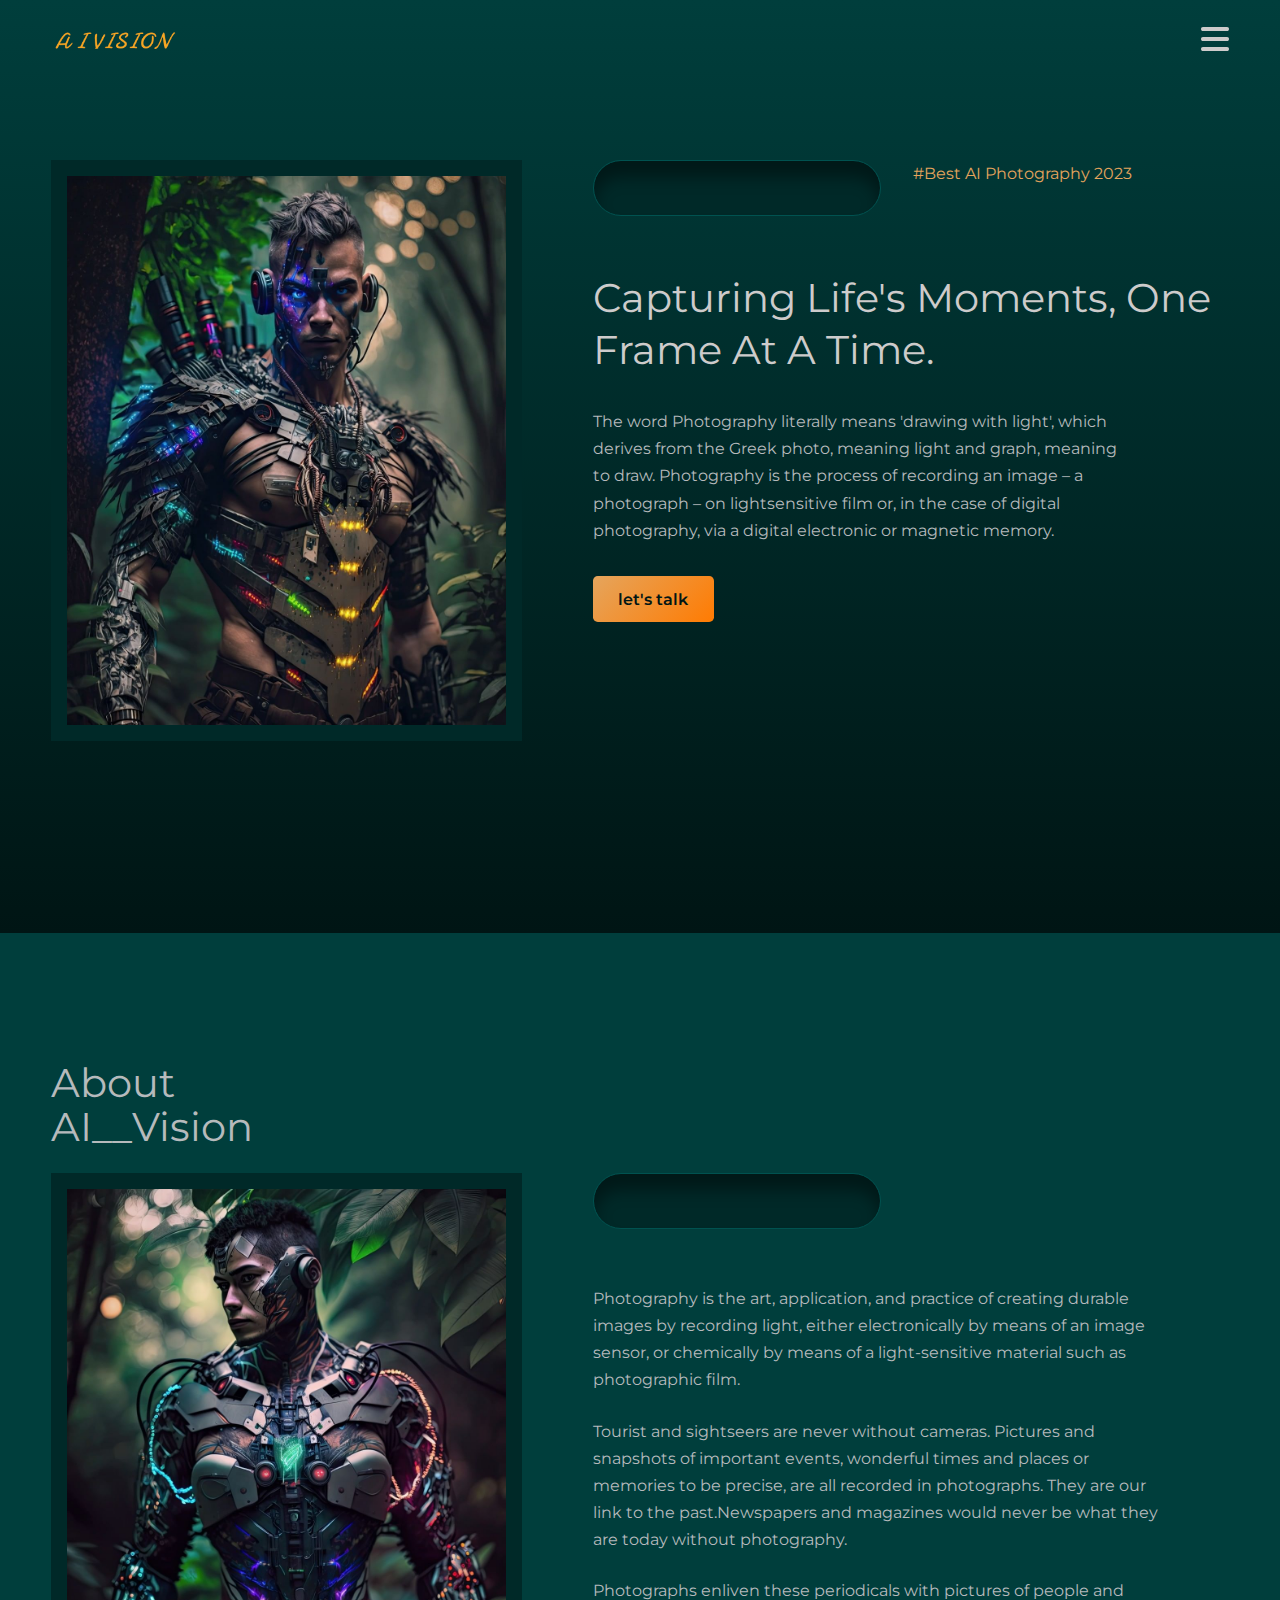
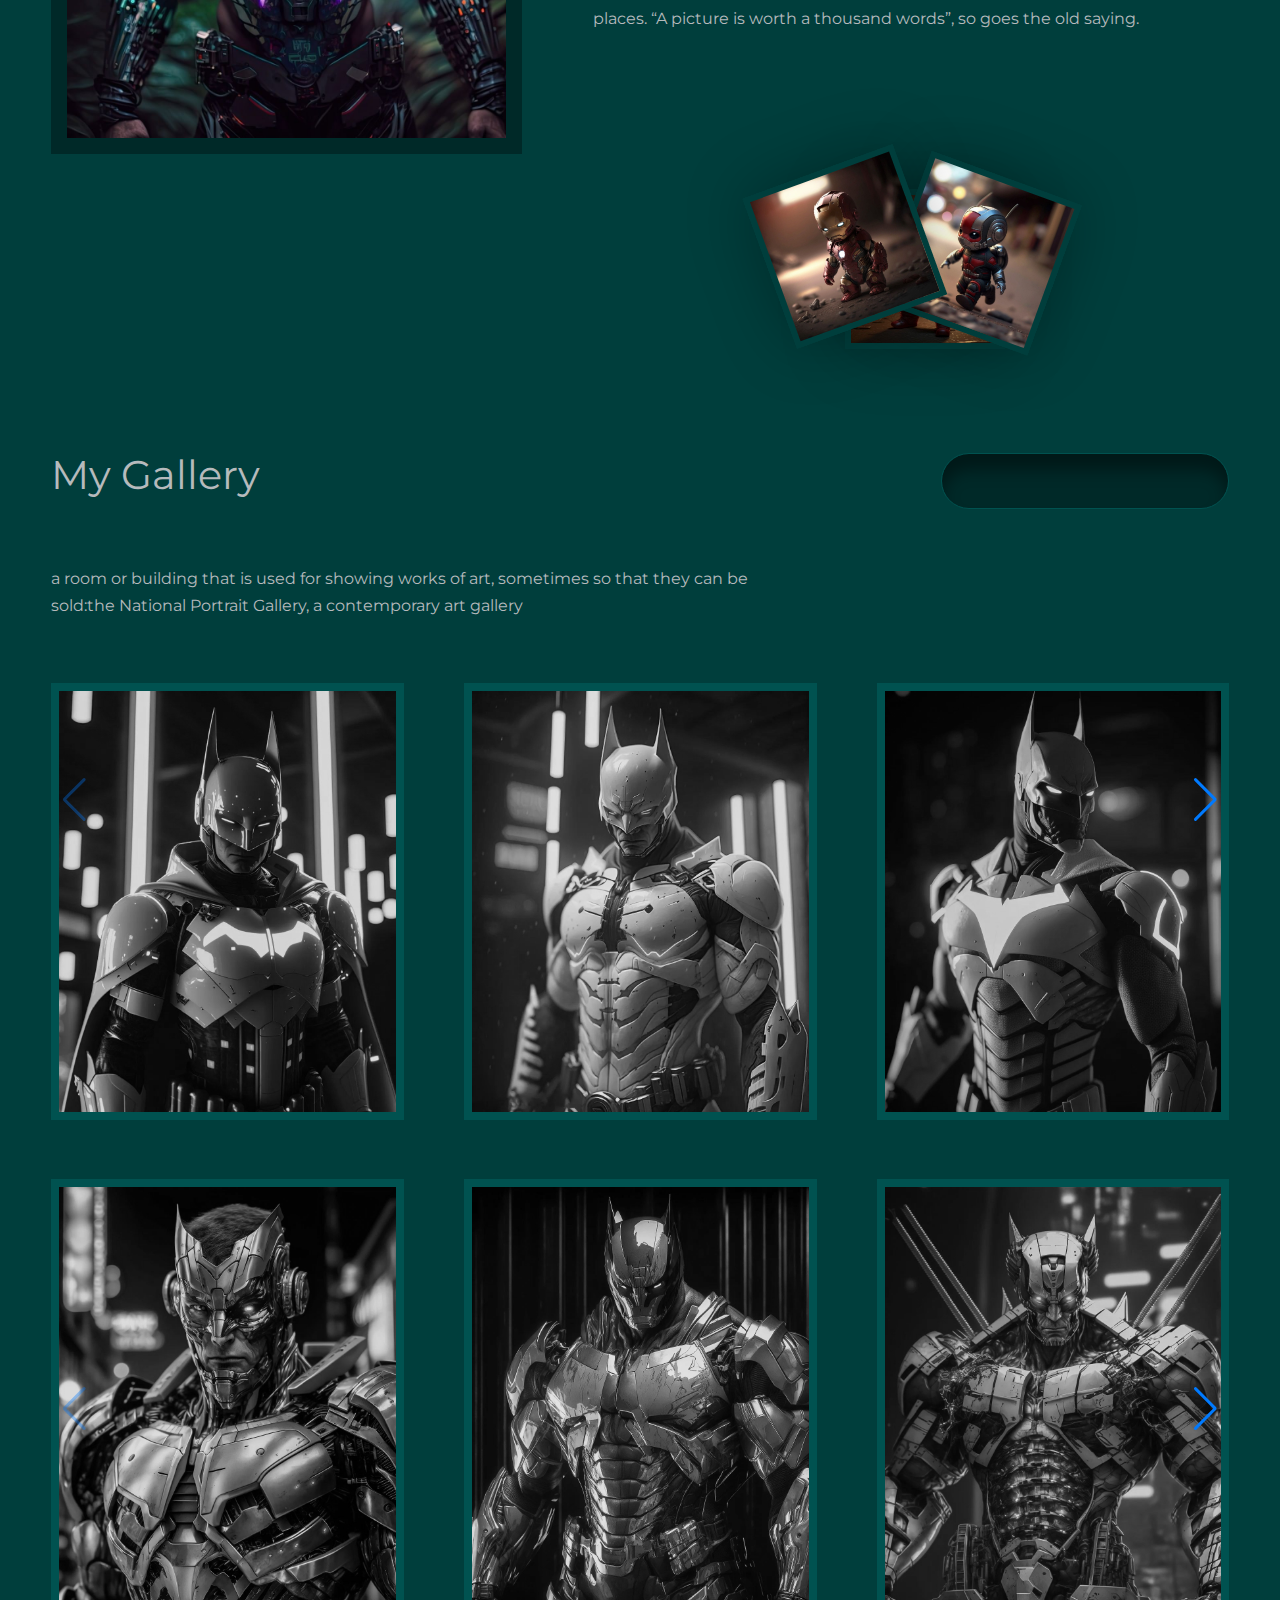
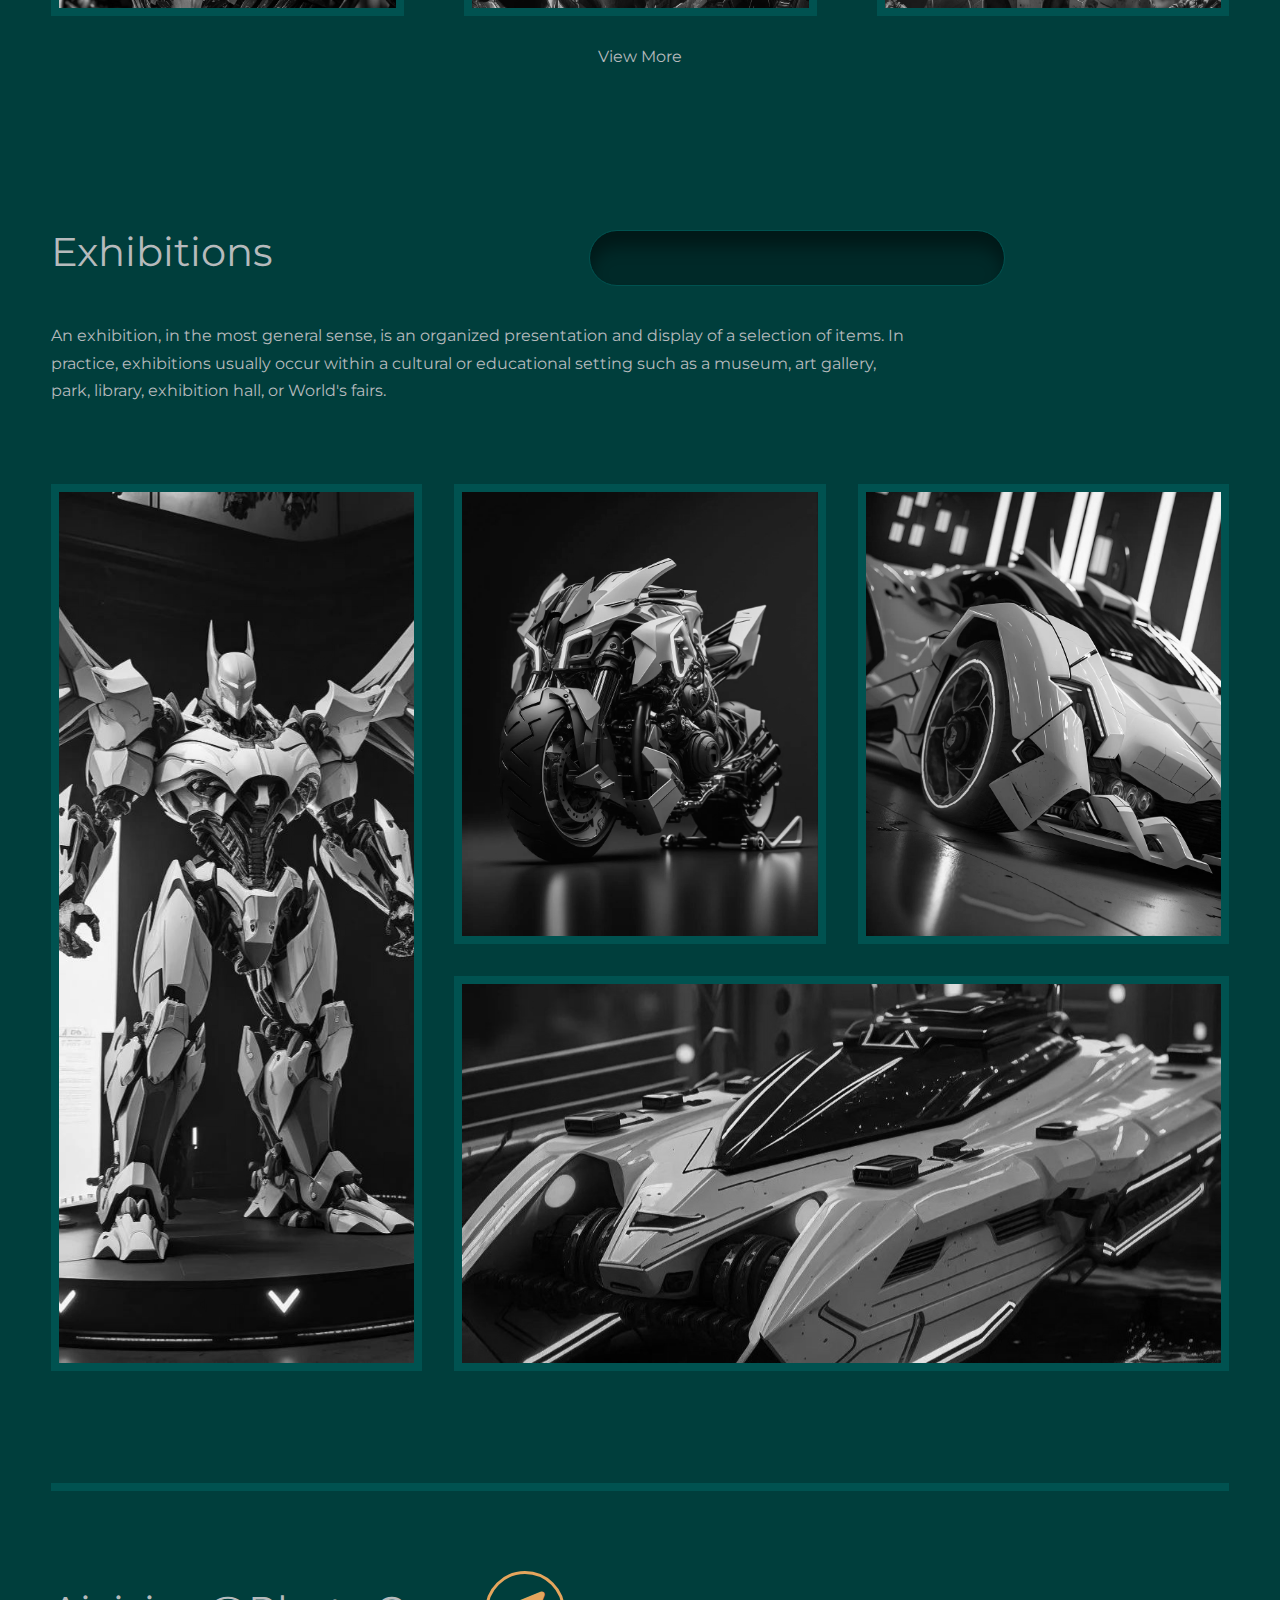
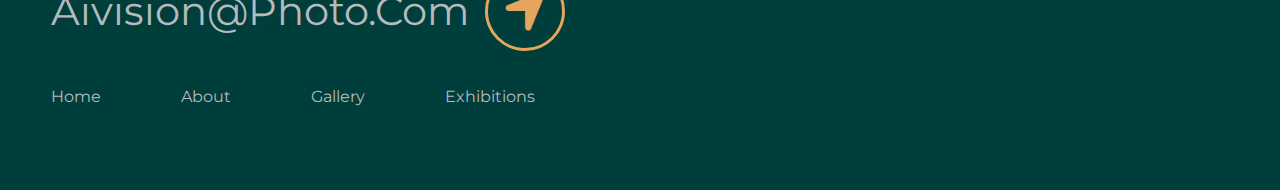
<file: index.html>
<!DOCTYPE html>
<html lang="en">
<head>
    <meta charset="UTF-8">
    <meta http-equiv="X-UA-Compatible" content="IE=edge">
    <meta name="viewport" content="width=device-width, initial-scale=1.0">
    <title>AI Vision</title>
    <link rel="icon" href="./Images/photo.png">
    <link rel="stylesheet" href="https://cdn.jsdelivr.net/npm/swiper@9/swiper-bundle.min.css" />
    <link href="https://fonts.googleapis.com/css2?family=Montserrat:wght@300;400;500;600;700&display=swap" rel="stylesheet">
    <link rel="stylesheet" href="https://cdnjs.cloudflare.com/ajax/libs/font-awesome/6.3.0/css/all.min.css">
    <link rel="stylesheet" href="./style.css">
</head>
<body>
    <!-- ================================== NAV ================================== -->
    <nav>
        <div class="container nav-container">
            <a href="./index.html" class="logo"><img src="./Images/Logo2.png" alt="AIVision_Logo"></a>
            <ul class="nav-links">
                <li><a href="./index.html">home</a></li>
                <li><a href="./about.html">about</a></li>
                <li><a href="./gallery.html">gallery</a></li>
                <li><a href="./exhibition.html">exhibitions</a></li>
            </ul>
            <ul class="nav-socials">
                <li><a href=""><i class="fa-brands fa-facebook"></i></a></li>
                <li><a href=""><i class="fa-brands fa-discord"></i></a></li>
                <li><a href=""><i class="fa-brands fa-youtube"></i></a></li>
            </ul>
            <button class="nav-toggle-btn" id="nav-toggle-open"><i class="fa-solid fa-bars"></i></button>
            <button class="nav-toggle-btn" id="nav-toggle-close"><i class="fa-solid fa-xmark"></i></button>
        </div>
    </nav>
    
    <!-- ================================== HEADER ================================== -->

    <header>
        <div class="container header-container">
            <div class="left-header">
                <div class="header-img-bg"></div>
                <div class="header-img-big">
                    <img src="./Images/ai-pic/33.jpg" alt="Header_Image">
                </div>
                <div class="header-img-sm">
                    <img src="./Images/ai-pic/33.jpg" alt="Header_Image">
                </div>
            </div>
            <div class="right-header">
                <div class="header-head">
                    <div class="empty head-empty"></div>
                    <a class="tag">#best AI Photography 2023</a>
                </div>
                <h1>Capturing life's moments, one frame at a time.</h1>
                <p>The word Photography literally means 'drawing with light', which derives from the Greek photo, meaning light and graph, meaning to draw. Photography is the process of recording an image – a photograph – on lightsensitive film or, in the case of digital photography, via a digital electronic or magnetic memory.</p>
                <a href="mailto:" class="header-btn-md">let's talk</a>
            </div>
        </div>
    </header>
    
    <div class="header-frame">
        <div class="header-in">
            <img src="./Images/ai-pic/smpic1.jpg" alt="">
        </div>
        <div class="header-in">
            <img src="./Images/ai-pic/smpic2.jpg" alt="">
        </div>
    </div>
    
    <a href="mailto:" class="contact-btn header-btn">
        <i class="fa-solid fa-location-arrow"></i>
        <p>contact - send me an email</p>
    </a>
    
    <!-- ================================== ABOUT ================================== -->
    <section id="about">
        <div class="container about-container">
            <h2 class="about-title">About <br> AI__Vision</h2>
            <a href="mailto:" class="contact-btn about-btn">
                <i class="fa-solid fa-location-arrow"></i>
                <p>contact - send me an email</p>
            </a>
            <div class="about-left">
                <div class="about-img">
                    <div class="about-img-bg"></div>
                    <div class="about-img-big">
                        <img src="./Images/ai-pic/35.jpg" alt="">
                    </div>
                    <div class="about-img-sm">
                        <img src="./Images/ai-pic/35.jpg" alt="">
                    </div>
                </div>
            </div>
            <div class="about-right">
                <div class="empty about-empty"></div>
                <p>Photography is the art, application, and practice of creating durable images by recording light, either electronically by means of an image sensor, or chemically by means of a light-sensitive material such as photographic film.</p>
                <p>Tourist and sightseers are never without cameras. Pictures and snapshots of important events, wonderful times and places or memories to be precise, are all recorded in photographs. They are our link to the past.Newspapers and magazines would never be what they are today without photography.</p>
                <p> Photographs enliven these periodicals with pictures of people and places. “A picture is worth a thousand words”, so goes the old saying.</p>

            </div>
        </div>
        
        <div class="about-frame">
            <div class="about-in">
                <img src="./Images/ai-pic/pic1.jpg" alt="">
            </div>
            <div class="about-in">
                <img src="./Images/ai-pic/pic2.jpg" alt="">
            </div>
            <div class="about-in">
                <img src="./Images/ai-pic/pic3.jpg" alt="">
            </div>
        </div>
    </section>
    <!-- ================================== GALLERY ================================== -->
    <section id="gallery">
        <div class="container gallery-container swiper mySwiper">
            <div class="gallery-head">
                <h2 class="gallery-title">My gallery</h2>
                <div class="empty gallery-empty"></div>
            </div>
            <p>a room or building that is used for showing works of art, sometimes so that they can be sold:the National Portrait Gallery, a contemporary art gallery</p>
            <div class="swiper-wrapper mrtp">
                <article class="swiper-slide">
                    <img src="./Images/ai-pic/1.jpg" alt="">
                </article>
                <article class="swiper-slide">
                    <img src="./Images/ai-pic/2.jpg" alt="">
                </article>
                <article class="swiper-slide">
                    <img src="./Images/ai-pic/3.jpg" alt="">
                </article>
                <article class="swiper-slide">
                    <img src="./Images/ai-pic/4.jpg" alt="">
                </article>
                <article class="swiper-slide">
                    <img src="./Images/ai-pic/5.jpg" alt="">
                </article>
                <article class="swiper-slide">
                    <img src="./Images/ai-pic/6.jpg" alt="">
                </article>
                <article class="swiper-slide">
                    <img src="./Images/ai-pic/7.jpg" alt="">
                </article>
                <article class="swiper-slide">
                    <img src="./Images/ai-pic/8.jpg" alt="">
                </article>
                <article class="swiper-slide">
                    <img src="./Images/ai-pic/9.jpg" alt="">
                </article>
                <article class="swiper-slide">
                    <img src="./Images/ai-pic/10.jpg" alt="">
                </article>
            </div>
            <div class="swiper-button-next"></div>
            <div class="swiper-button-prev"></div>
        </div>

        <div class="container gallery-container swiper mySwiper">
           <div class="swiper-wrapper">
                <article class="swiper-slide">
                    <img src="./Images/ai-pic/11.jpg" alt="">
                </article>
                <article class="swiper-slide">
                    <img src="./Images/ai-pic/12.jpg" alt="">
                </article>
                <article class="swiper-slide">
                    <img src="./Images/ai-pic/13.jpg" alt="">
                </article>
                <article class="swiper-slide">
                    <img src="./Images/ai-pic/14.jpg" alt="">
                </article>
                <article class="swiper-slide">
                    <img src="./Images/ai-pic/15.jpg" alt="">
                </article>
                <article class="swiper-slide">
                    <img src="./Images/ai-pic/16.jpg" alt="">
                </article>
                <article class="swiper-slide">
                    <img src="./Images/ai-pic/17.jpg" alt="">
                </article>
                <article class="swiper-slide">
                    <img src="./Images/ai-pic/18.jpg" alt="">
                </article>
                <article class="swiper-slide">
                    <img src="./Images/ai-pic/19.jpg" alt="">
                </article>
                <article class="swiper-slide">
                    <img src="./Images/ai-pic/20.jpg" alt="">
                </article>
            </div>
            <div class="swiper-button-next"></div>
            <div class="swiper-button-prev"></div>
            <a href="./gallery.html" class="view-more">View More</a>
        </div>

    </section>

    <!-- ================================== EXHIBITIONS ================================== -->
    <section id="exhibition">
        <div class="container exhibition-container">
            <h2 class="exhibition-title">exhibitions</h2>
            <div class="empty exhibition-empty"></div>
            <div class="exhibition-head">
                <p>An exhibition, in the most general sense, is an organized presentation and display of a selection of items. In practice, exhibitions usually occur within a cultural or educational setting such as a museum, art gallery, park, library, exhibition hall, or World's fairs.</p>
                <a href="mailto:" class="contact-btn about-btn">
                    <i class="fa-solid fa-location-arrow"></i>
                    <p>contact - send me an email</p>
                </a>
            </div>
            <div class="exhibition-gallery">
                <article><img src="./Images/ai-pic/e1.jpg" alt=""></article>
                <article><img src="./Images/ai-pic/e2.jpg" alt=""></article>
                <article><img src="./Images/ai-pic/e3.jpg" alt=""></article>
                <article><img src="./Images/ai-pic/e7.jpg" alt=""></article>
            </div>
        </div>
    </section>
    
    <!-- ================================== FOOTER ================================== -->
    <footer>
        <div class="container footer-container">
            <div class="footer-head">
                <h2 class="footer-title">aivision@Photo.com</h2>
                <a href="mailto:" class="footer-btn"><i class="fa-solid fa-location-arrow"></i></a>
            </div>
            <ul class="footer-links">
                <li><a href="./index.html">home</a></li>
                <li><a href="./about.html">about</a></li>
                <li><a href="./gallery.html">gallery</a></li>
                <li><a href="./exhibition.html">exhibitions</a></li>
            </ul>
        </div>
    </footer>
    <script src="https://cdn.jsdelivr.net/npm/swiper@9/swiper-bundle.min.js"></script>
    <script src="./script.js"></script>
</body>
</html>
</file>
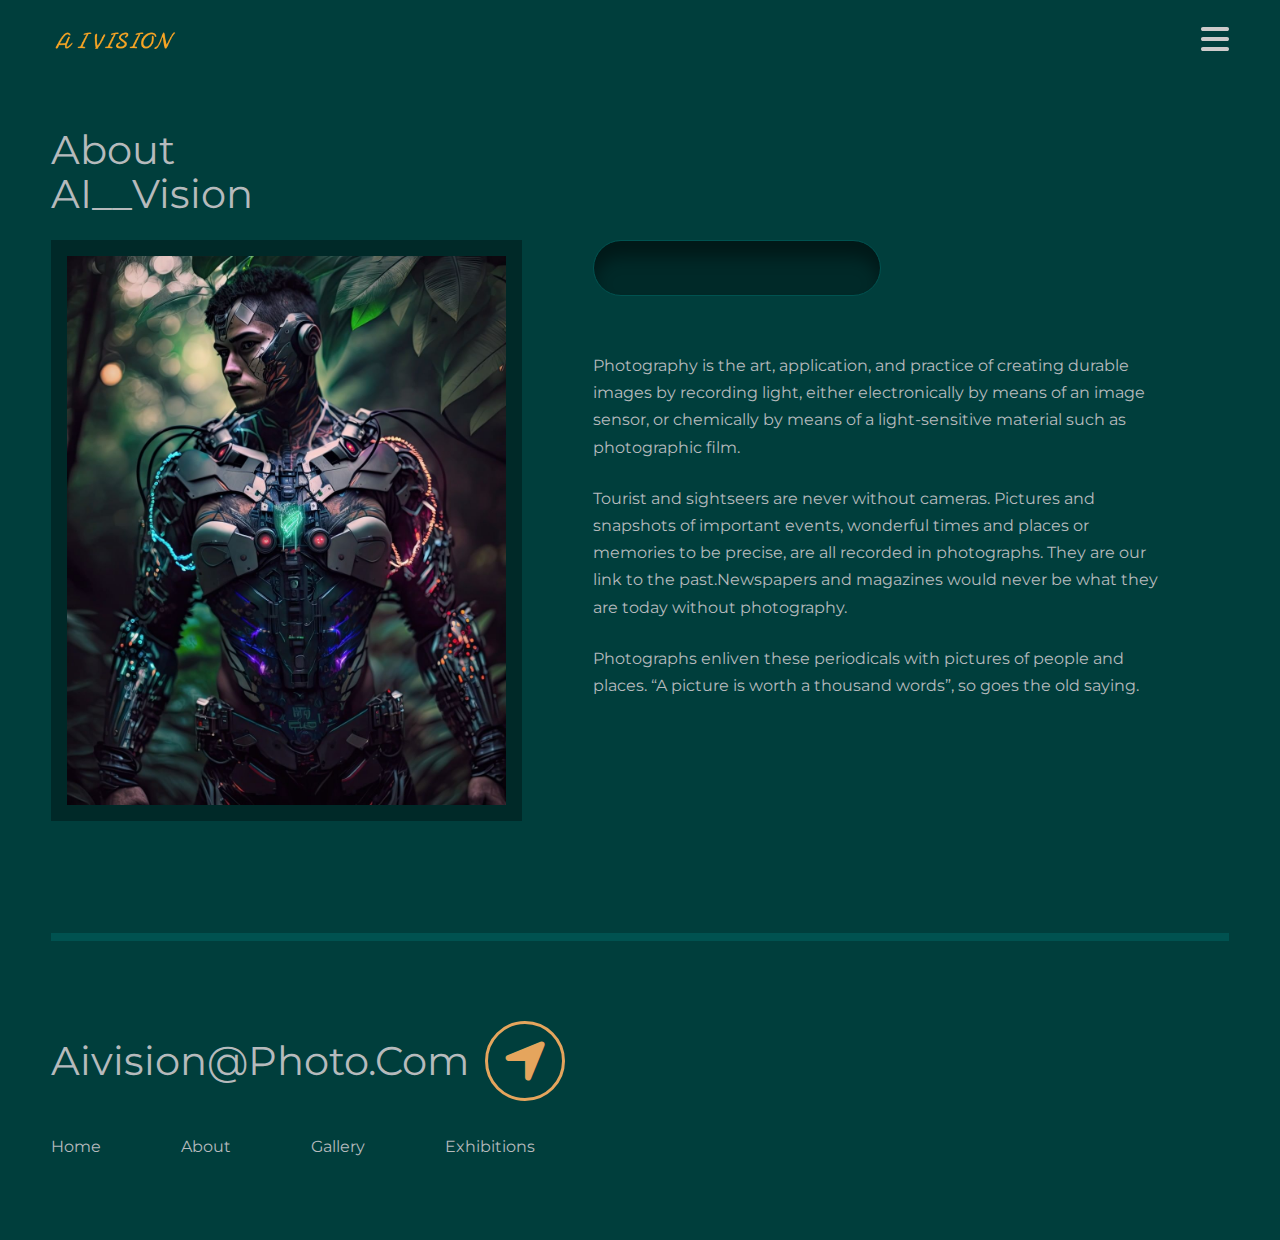
<file: about.html>
<!DOCTYPE html>
<html lang="en">
<head>
    <meta charset="UTF-8">
    <meta http-equiv="X-UA-Compatible" content="IE=edge">
    <meta name="viewport" content="width=device-width, initial-scale=1.0">
    <title>About - AI Vision</title>
    <link rel="icon" href="./Images/photo.png">
    <link rel="stylesheet" href="https://cdn.jsdelivr.net/npm/swiper@9/swiper-bundle.min.css" />
    <link href="https://fonts.googleapis.com/css2?family=Montserrat:wght@300;400;500;600;700&display=swap" rel="stylesheet">
    <link rel="stylesheet" href="https://cdnjs.cloudflare.com/ajax/libs/font-awesome/6.3.0/css/all.min.css">
    <link rel="stylesheet" href="./style.css">
</head>
<body>
    <!-- ================================== NAV ================================== -->
    <nav>
        <div class="container nav-container">
            <a href="./index.html" class="logo"><img src="./Images/Logo2.png" alt="AIVision_Logo"></a>
            <ul class="nav-links">
                <li><a href="./index.html">home</a></li>
                <li><a href="./about.html">about</a></li>
                <li><a href="./gallery.html">gallery</a></li>
                <li><a href="./exhibition.html">exhibitions</a></li>
            </ul>
            <ul class="nav-socials">
                <li><a href=""><i class="fa-brands fa-facebook"></i></a></li>
                <li><a href=""><i class="fa-brands fa-discord"></i></a></li>
                <li><a href=""><i class="fa-brands fa-youtube"></i></a></li>
            </ul>
            <button class="nav-toggle-btn" id="nav-toggle-open"><i class="fa-solid fa-bars"></i></button>
            <button class="nav-toggle-btn" id="nav-toggle-close"><i class="fa-solid fa-xmark"></i></button>
        </div>
    </nav>
       
    <!-- ================================== ABOUT ================================== -->
    <section id="about">
        <div class="container about-container">
            <h2 class="about-title">About <br> AI__Vision</h2>
            <a href="mailto:" class="contact-btn about-btn">
                <i class="fa-solid fa-location-arrow"></i>
                <p>contact - send me an email</p>
            </a>
            <div class="about-left">
                <div class="about-img">
                    <div class="about-img-bg"></div>
                    <div class="about-img-big">
                        <img src="./Images/ai-pic/35.jpg" alt="">
                    </div>
                    <div class="about-img-sm">
                        <img src="./Images/ai-pic/35.jpg" alt="">
                    </div>
                </div>
            </div>
            <div class="about-right">
                <div class="empty about-empty"></div>
                <p>Photography is the art, application, and practice of creating durable images by recording light, either electronically by means of an image sensor, or chemically by means of a light-sensitive material such as photographic film.</p>
                <p>Tourist and sightseers are never without cameras. Pictures and snapshots of important events, wonderful times and places or memories to be precise, are all recorded in photographs. They are our link to the past.Newspapers and magazines would never be what they are today without photography.</p>
                <p> Photographs enliven these periodicals with pictures of people and places. “A picture is worth a thousand words”, so goes the old saying.</p>

            </div>
        </div>
        
    </section>

    
    <!-- ================================== FOOTER ================================== -->
    <footer>
        <div class="container footer-container">
            <div class="footer-head">
                <h2 class="footer-title">aivision@Photo.com</h2>
                <a href="mailto:" class="footer-btn"><i class="fa-solid fa-location-arrow"></i></a>
            </div>
            <ul class="footer-links">
                <li><a href="./index.html">home</a></li>
                <li><a href="./about.html">about</a></li>
                <li><a href="./gallery.html">gallery</a></li>
                <li><a href="./exhibition.html">exhibitions</a></li>
            </ul>
        </div>
    </footer>
    <script src="https://cdn.jsdelivr.net/npm/swiper@9/swiper-bundle.min.js"></script>
    <script src="./script.js"></script>
</body>
</html>
</file>
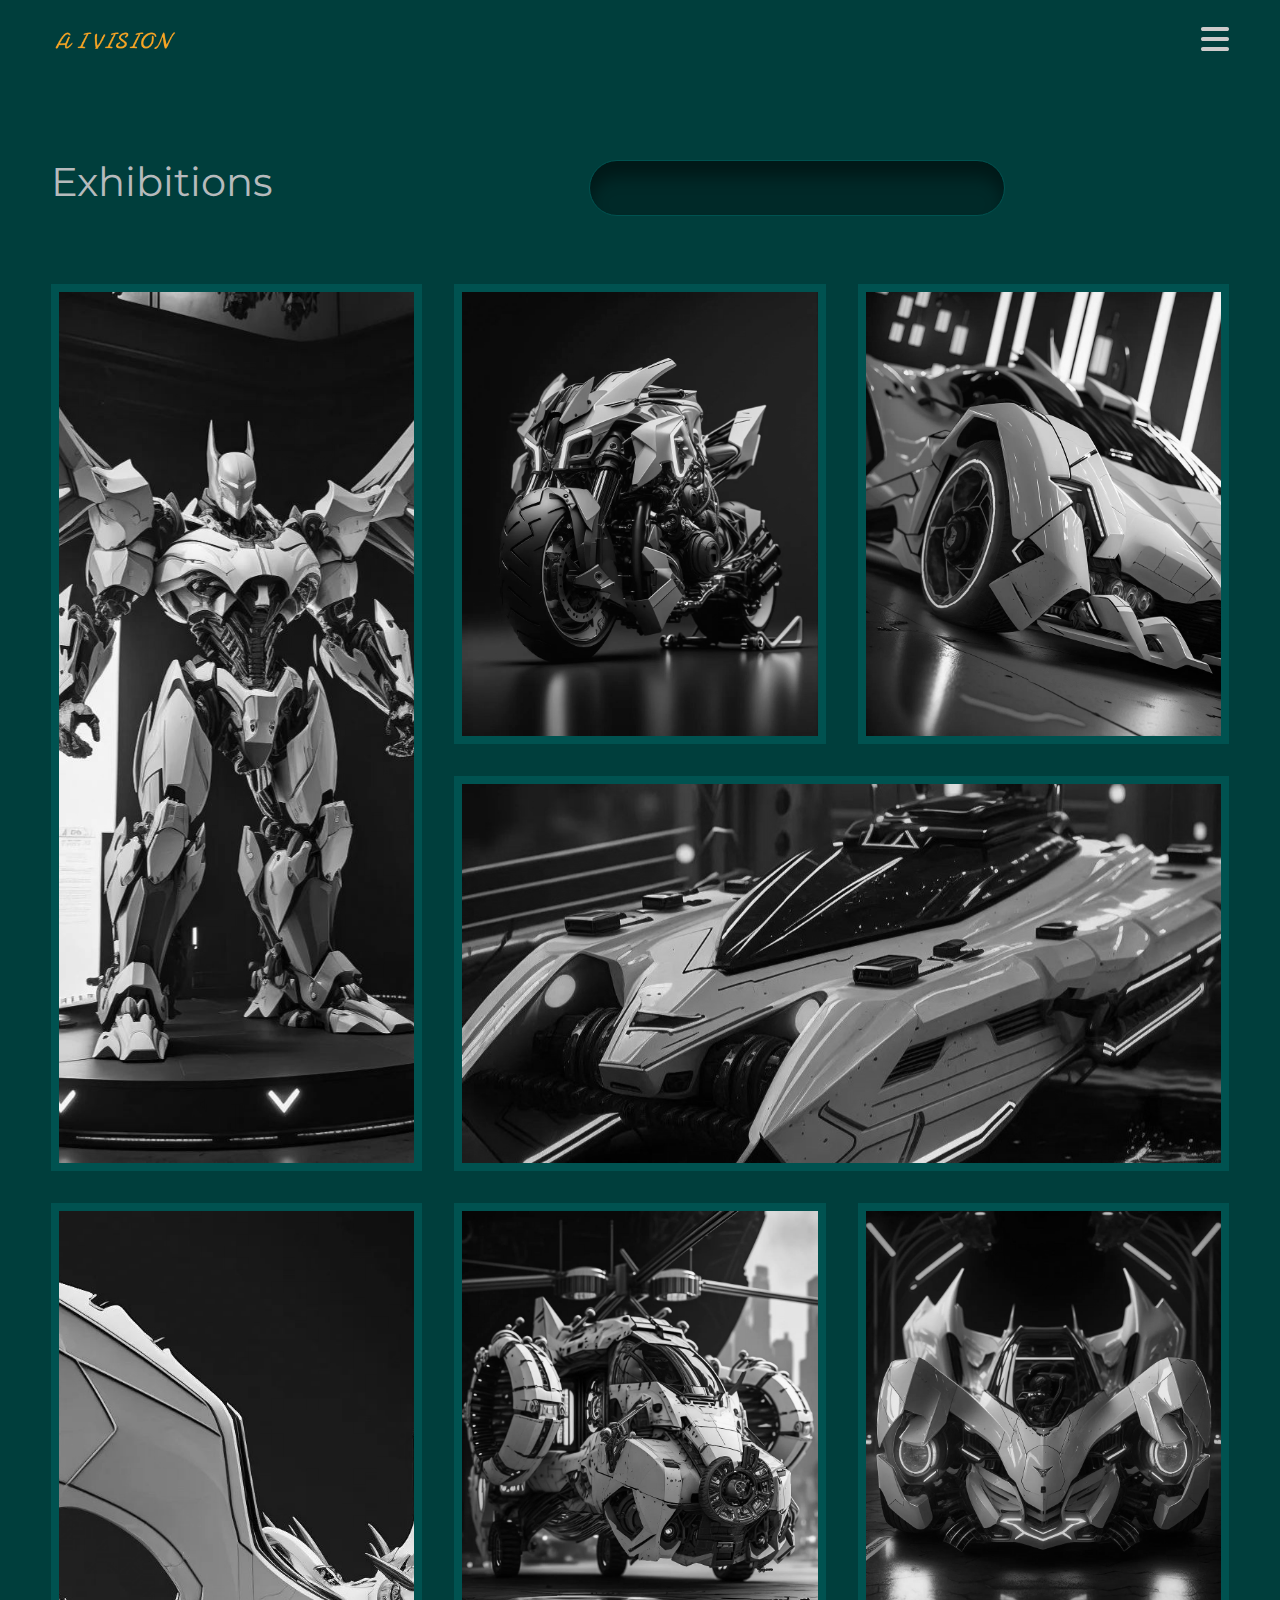
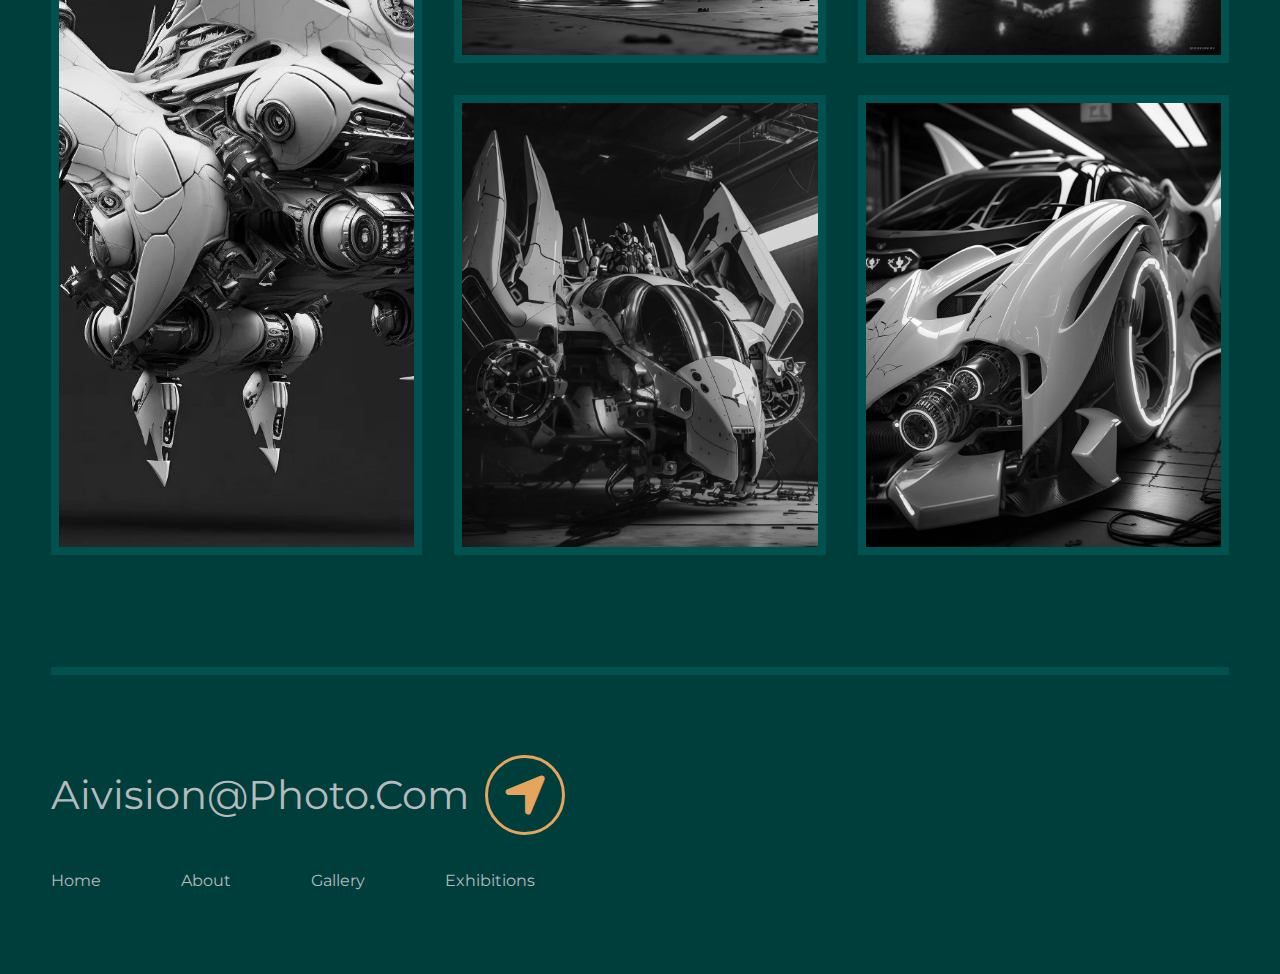
<file: exhibition.html>
<!DOCTYPE html>
<html lang="en">
<head>
    <meta charset="UTF-8">
    <meta http-equiv="X-UA-Compatible" content="IE=edge">
    <meta name="viewport" content="width=device-width, initial-scale=1.0">
    <title>Exhibition - AI Vision</title>
    <link rel="icon" href="./Images/photo.png">
    <link rel="stylesheet" href="https://cdn.jsdelivr.net/npm/swiper@9/swiper-bundle.min.css" />
    <link href="https://fonts.googleapis.com/css2?family=Montserrat:wght@300;400;500;600;700&display=swap" rel="stylesheet">
    <link rel="stylesheet" href="https://cdnjs.cloudflare.com/ajax/libs/font-awesome/6.3.0/css/all.min.css">
    <link rel="stylesheet" href="./style.css">
    <style>
        @media (max-width:510px){
    #exhibition{
        margin-top: 5rem;
    }
}
    </style>
</head>
<body>
    <!-- ================================== NAV ================================== -->
    <nav>
        <div class="container nav-container">
            <a href="./index.html" class="logo"><img src="./Images/Logo2.png" alt="AIVision_Logo"></a>
            <ul class="nav-links">
                <li><a href="./index.html">home</a></li>
                <li><a href="./about.html">about</a></li>
                <li><a href="./gallery.html">gallery</a></li>
                <li><a href="./exhibition.html">exhibitions</a></li>
            </ul>
            <ul class="nav-socials">
                <li><a href=""><i class="fa-brands fa-facebook"></i></a></li>
                <li><a href=""><i class="fa-brands fa-discord"></i></a></li>
                <li><a href=""><i class="fa-brands fa-youtube"></i></a></li>
            </ul>
            <button class="nav-toggle-btn" id="nav-toggle-open"><i class="fa-solid fa-bars"></i></button>
            <button class="nav-toggle-btn" id="nav-toggle-close"><i class="fa-solid fa-xmark"></i></button>
        </div>
    </nav>
    
    <!-- ================================== EXHIBITIONS ================================== -->
    <section id="exhibition">
        <div class="container exhibition-container">
            <h2 class="exhibition-title">exhibitions</h2>
            <div class="empty exhibition-empty"></div>
            <div class="exhibition-head">
            </div>
            <div class="exhibition-gallery">
                <article><img src="./Images/ai-pic/e1.jpg" alt=""></article>
                <article><img src="./Images/ai-pic/e2.jpg" alt=""></article>
                <article><img src="./Images/ai-pic/e3.jpg" alt=""></article>
                <article><img src="./Images/ai-pic/e7.jpg" alt=""></article>
                <article><img src="./Images/ai-pic/e5.jpg" alt=""></article>
                <article><img src="./Images/ai-pic/e6.jpg" alt=""></article>
                <article><img src="./Images/ai-pic/e4.jpg" alt=""></article>
                <article><img src="./Images/ai-pic/e8.jpg" alt=""></article>
                <article><img src="./Images/ai-pic/e9.jpg" alt=""></article>
            </div>
        </div>
    </section>
    
    <!-- ================================== FOOTER ================================== -->
    <footer>
        <div class="container footer-container">
            <div class="footer-head">
                <h2 class="footer-title">aivision@Photo.com</h2>
                <a href="mailto:" class="footer-btn"><i class="fa-solid fa-location-arrow"></i></a>
            </div>
            <ul class="footer-links">
                <li><a href="./index.html">home</a></li>
                <li><a href="./about.html">about</a></li>
                <li><a href="./gallery.html">gallery</a></li>
                <li><a href="./exhibition.html">exhibitions</a></li>
        </div>
    </footer>
    <script src="https://cdn.jsdelivr.net/npm/swiper@9/swiper-bundle.min.js"></script>
    <script src="./script.js"></script>
</body>
</html>
</file>
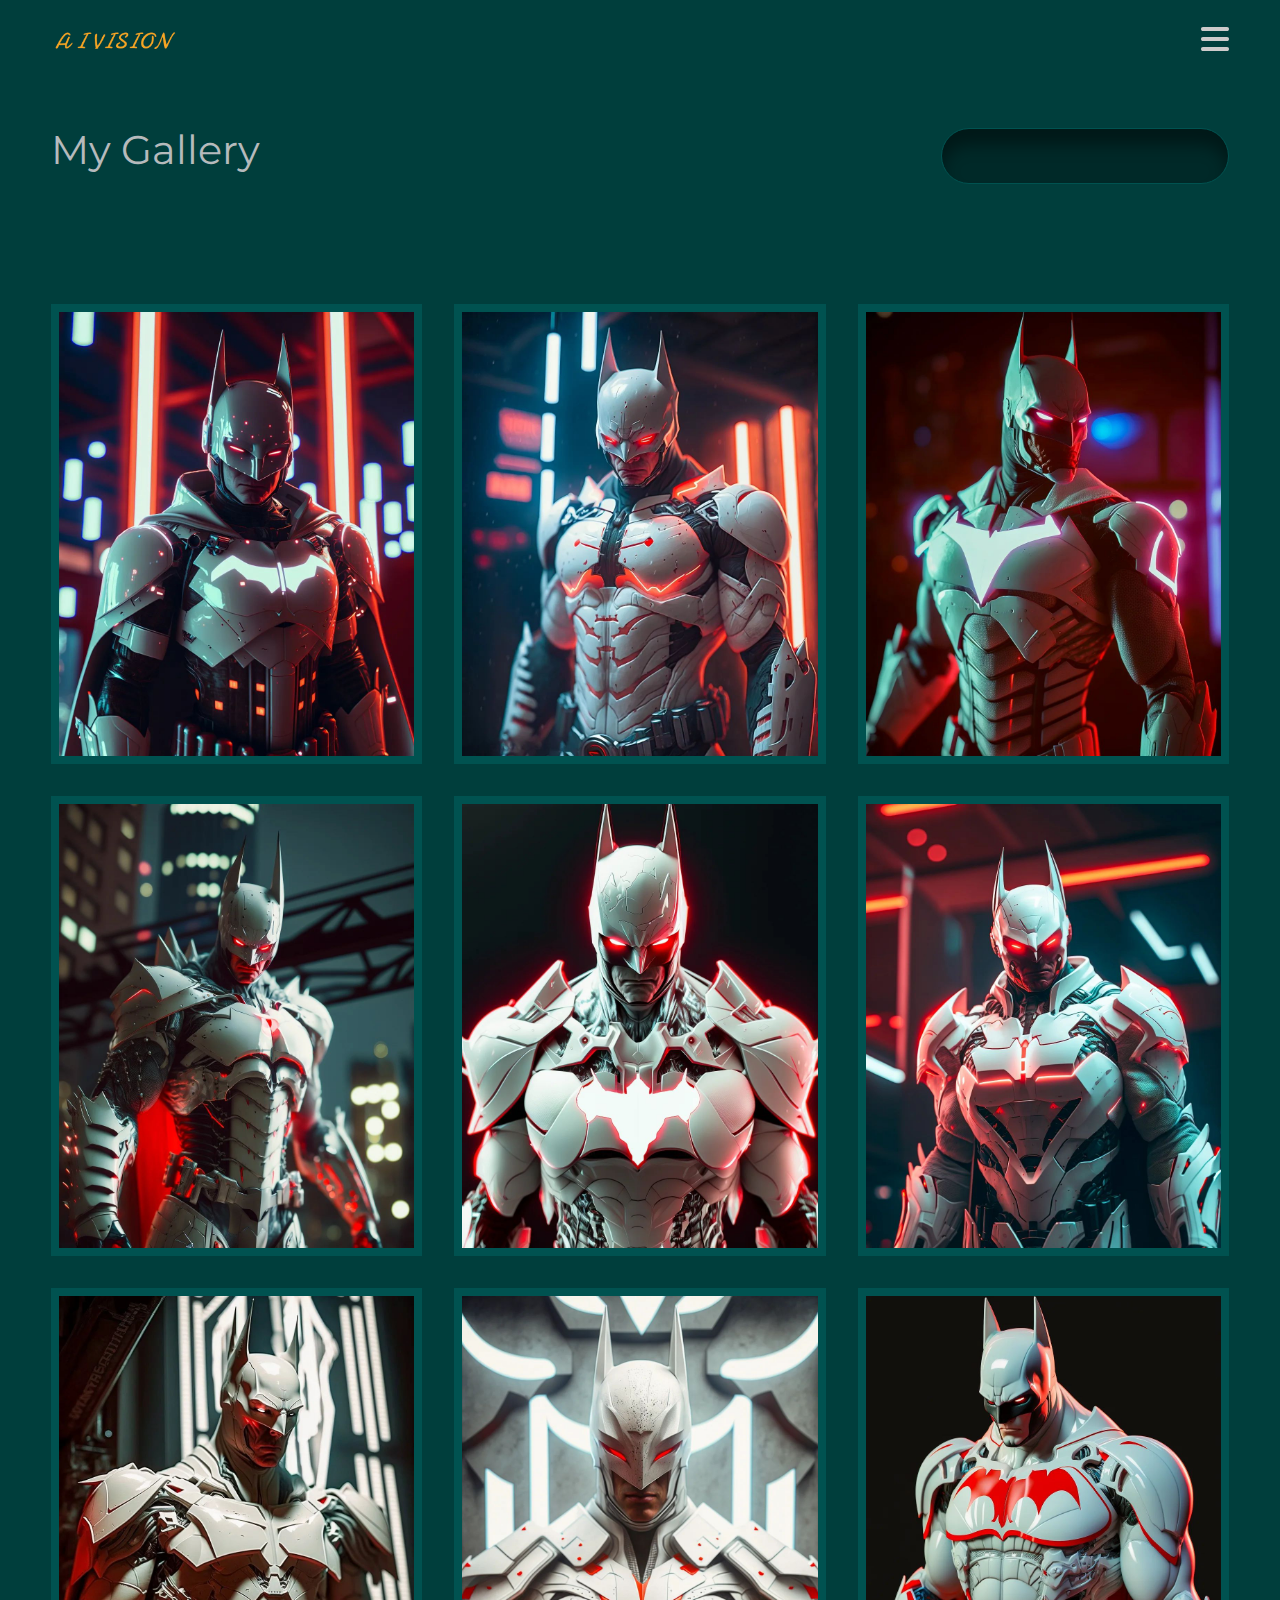
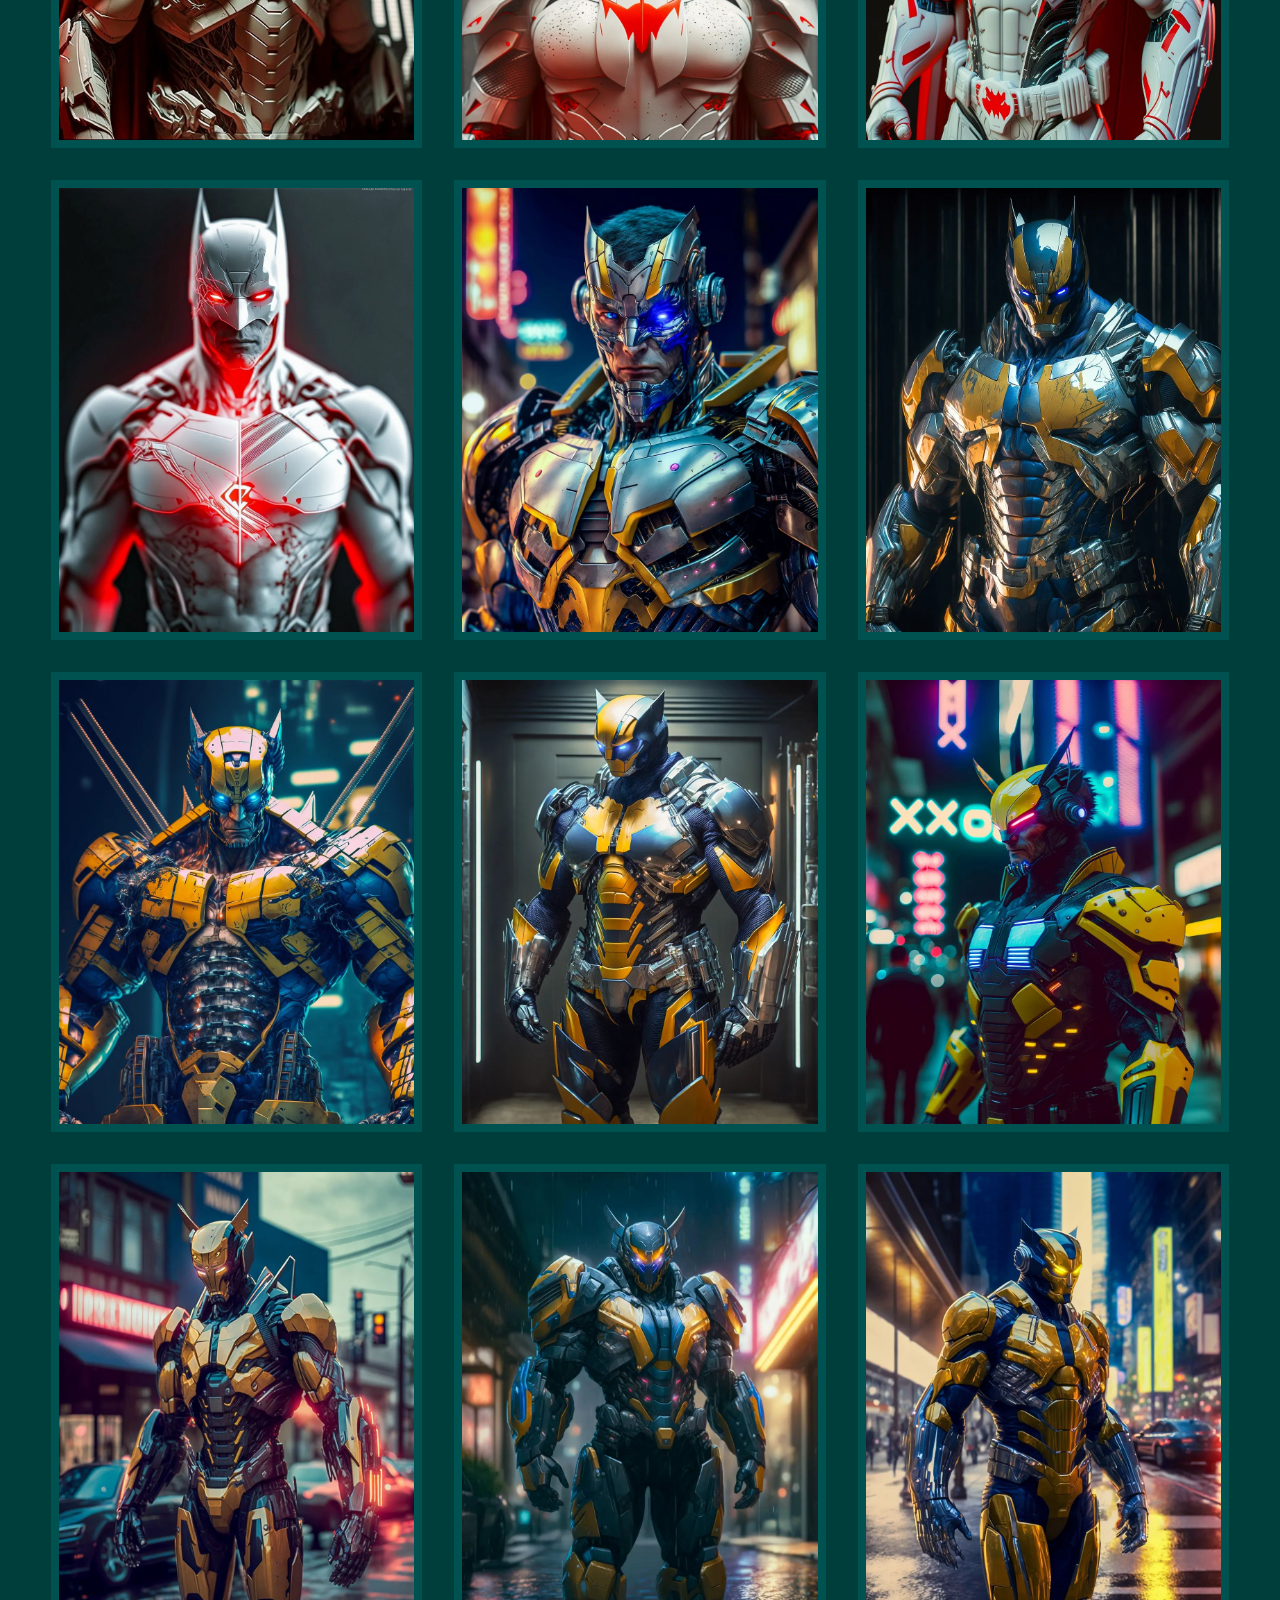
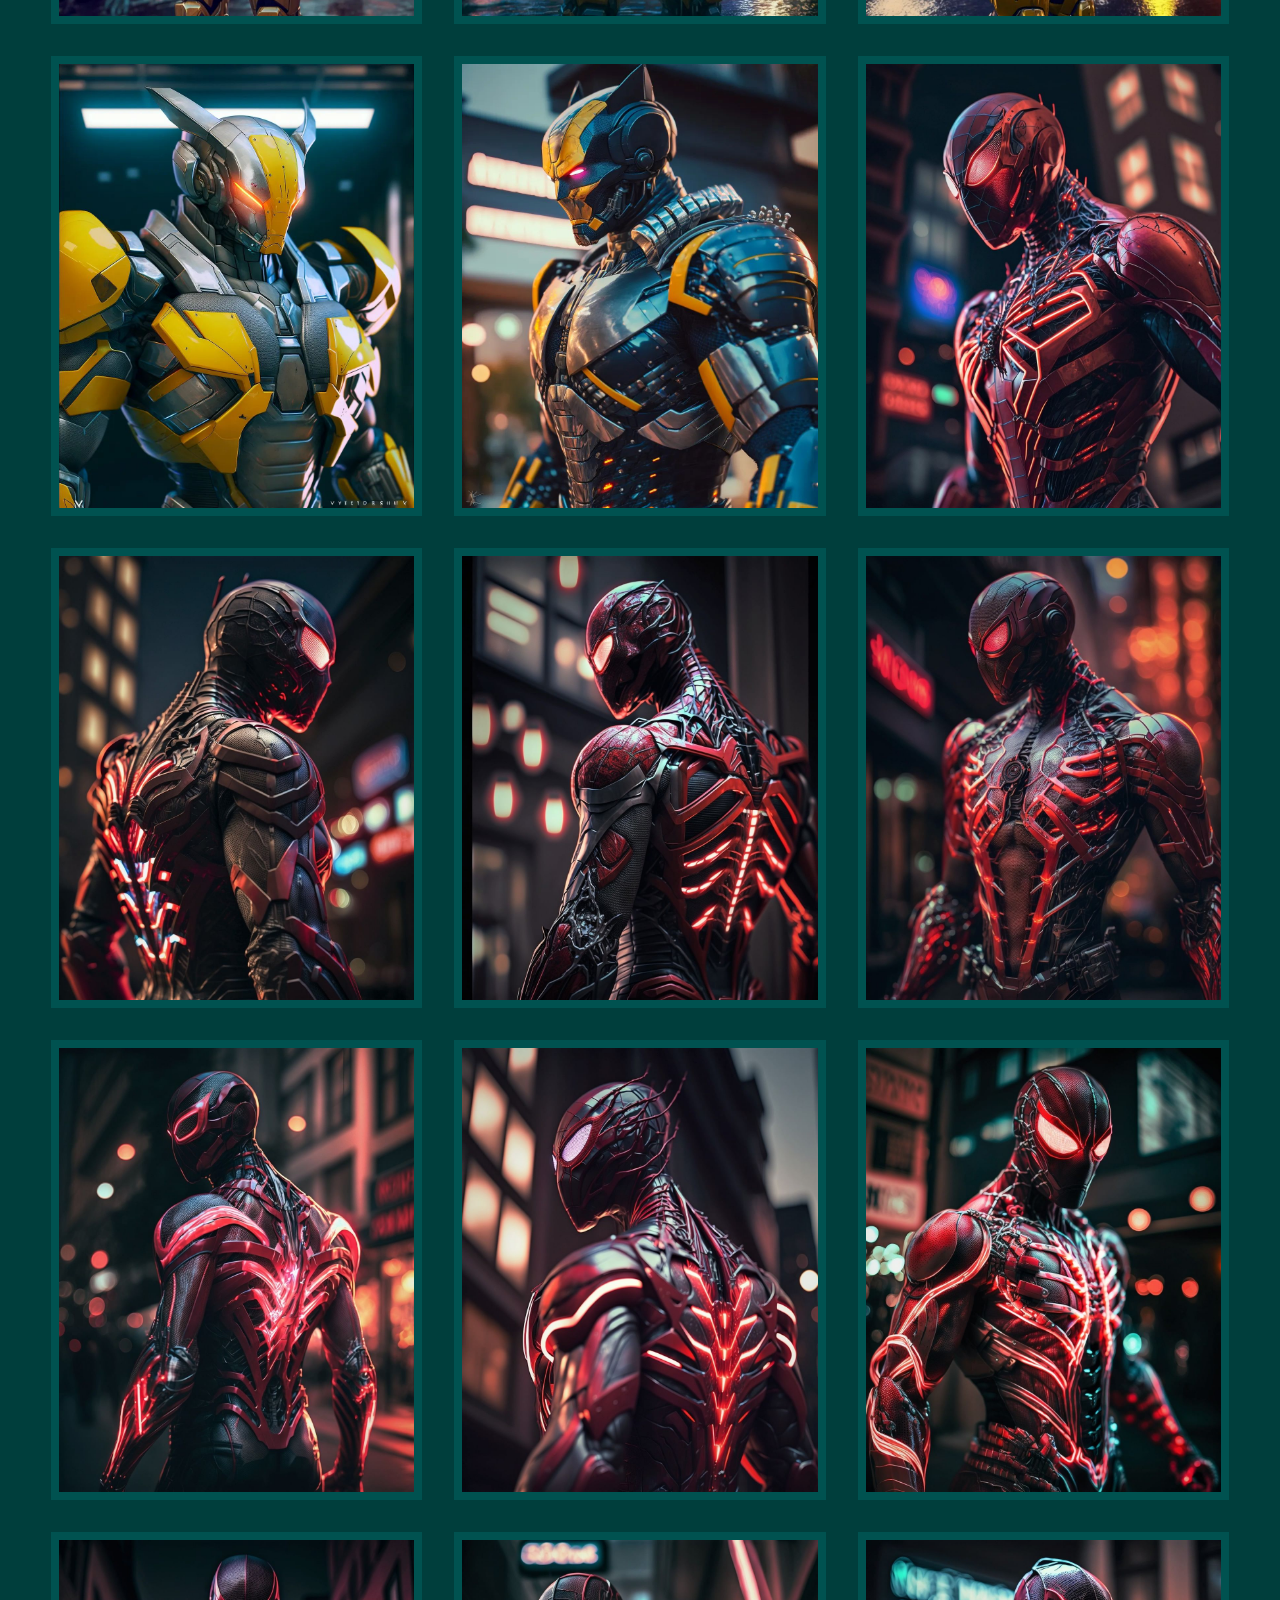
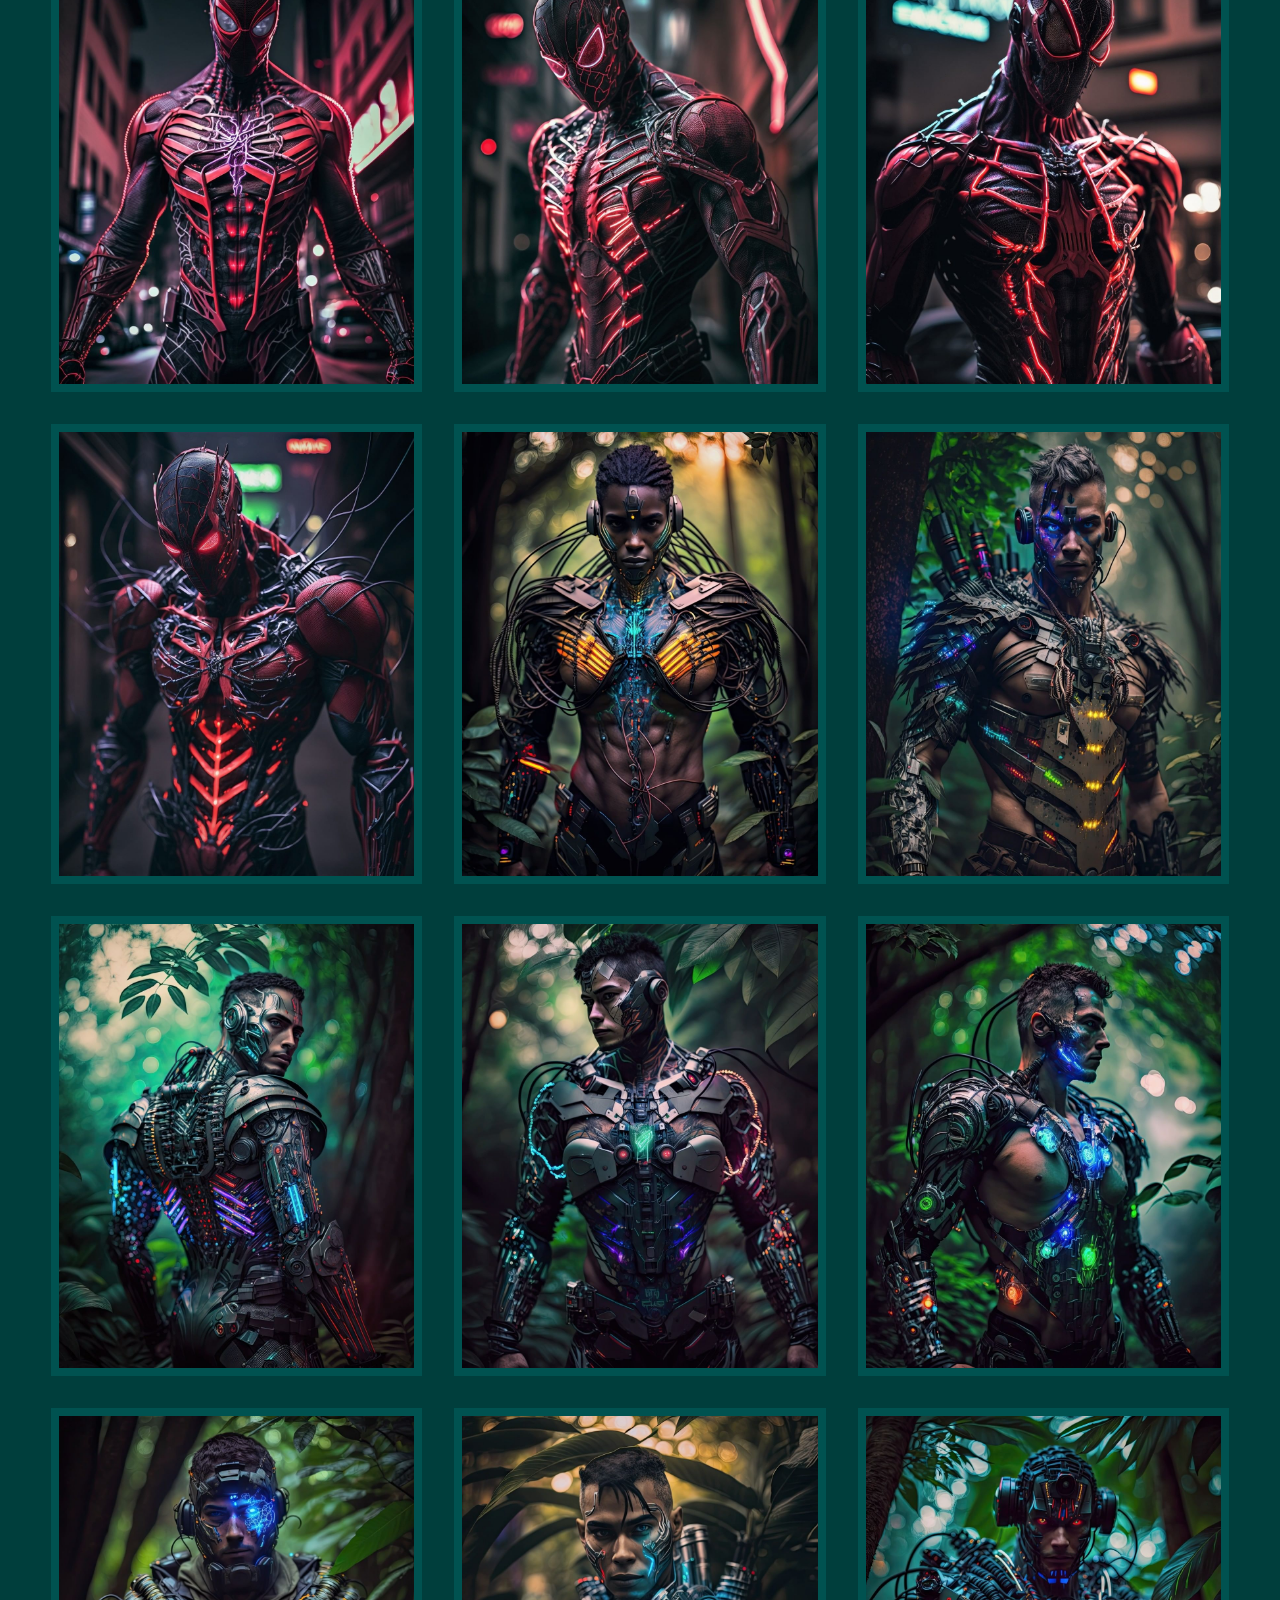
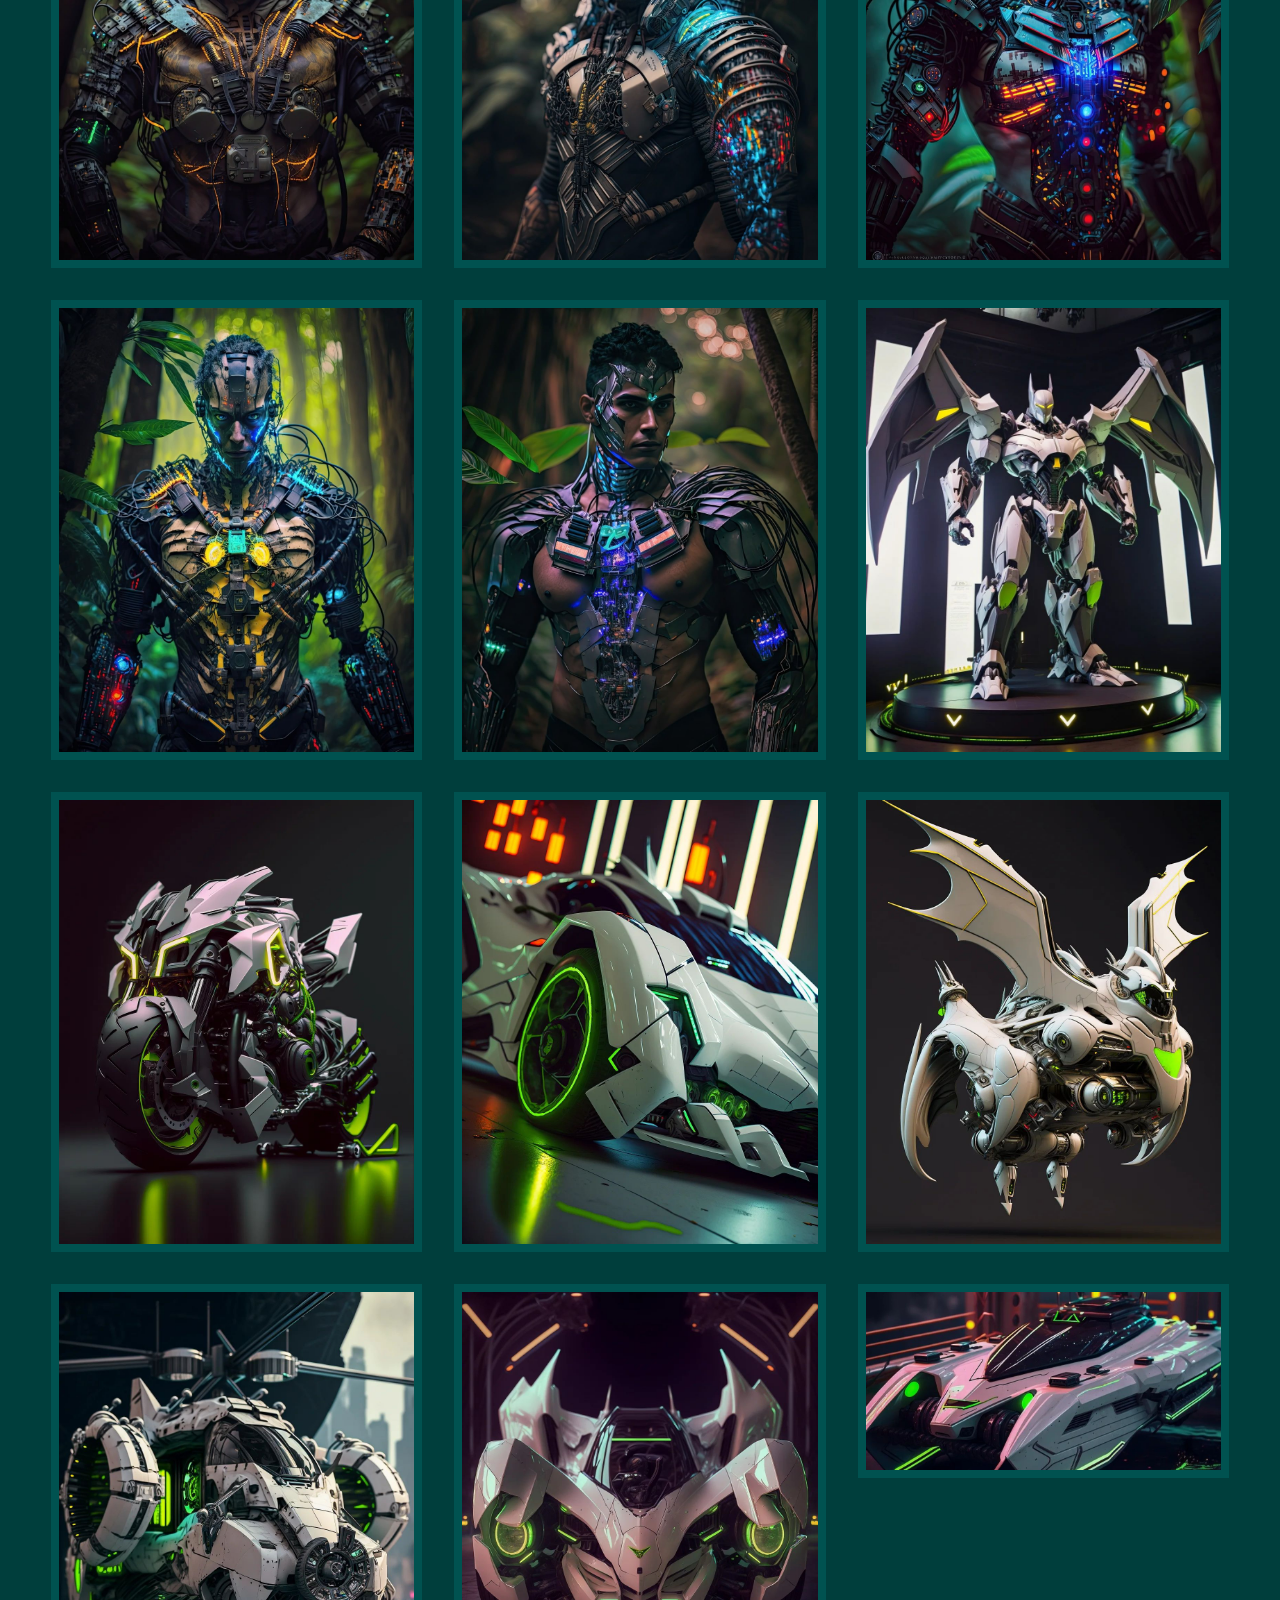
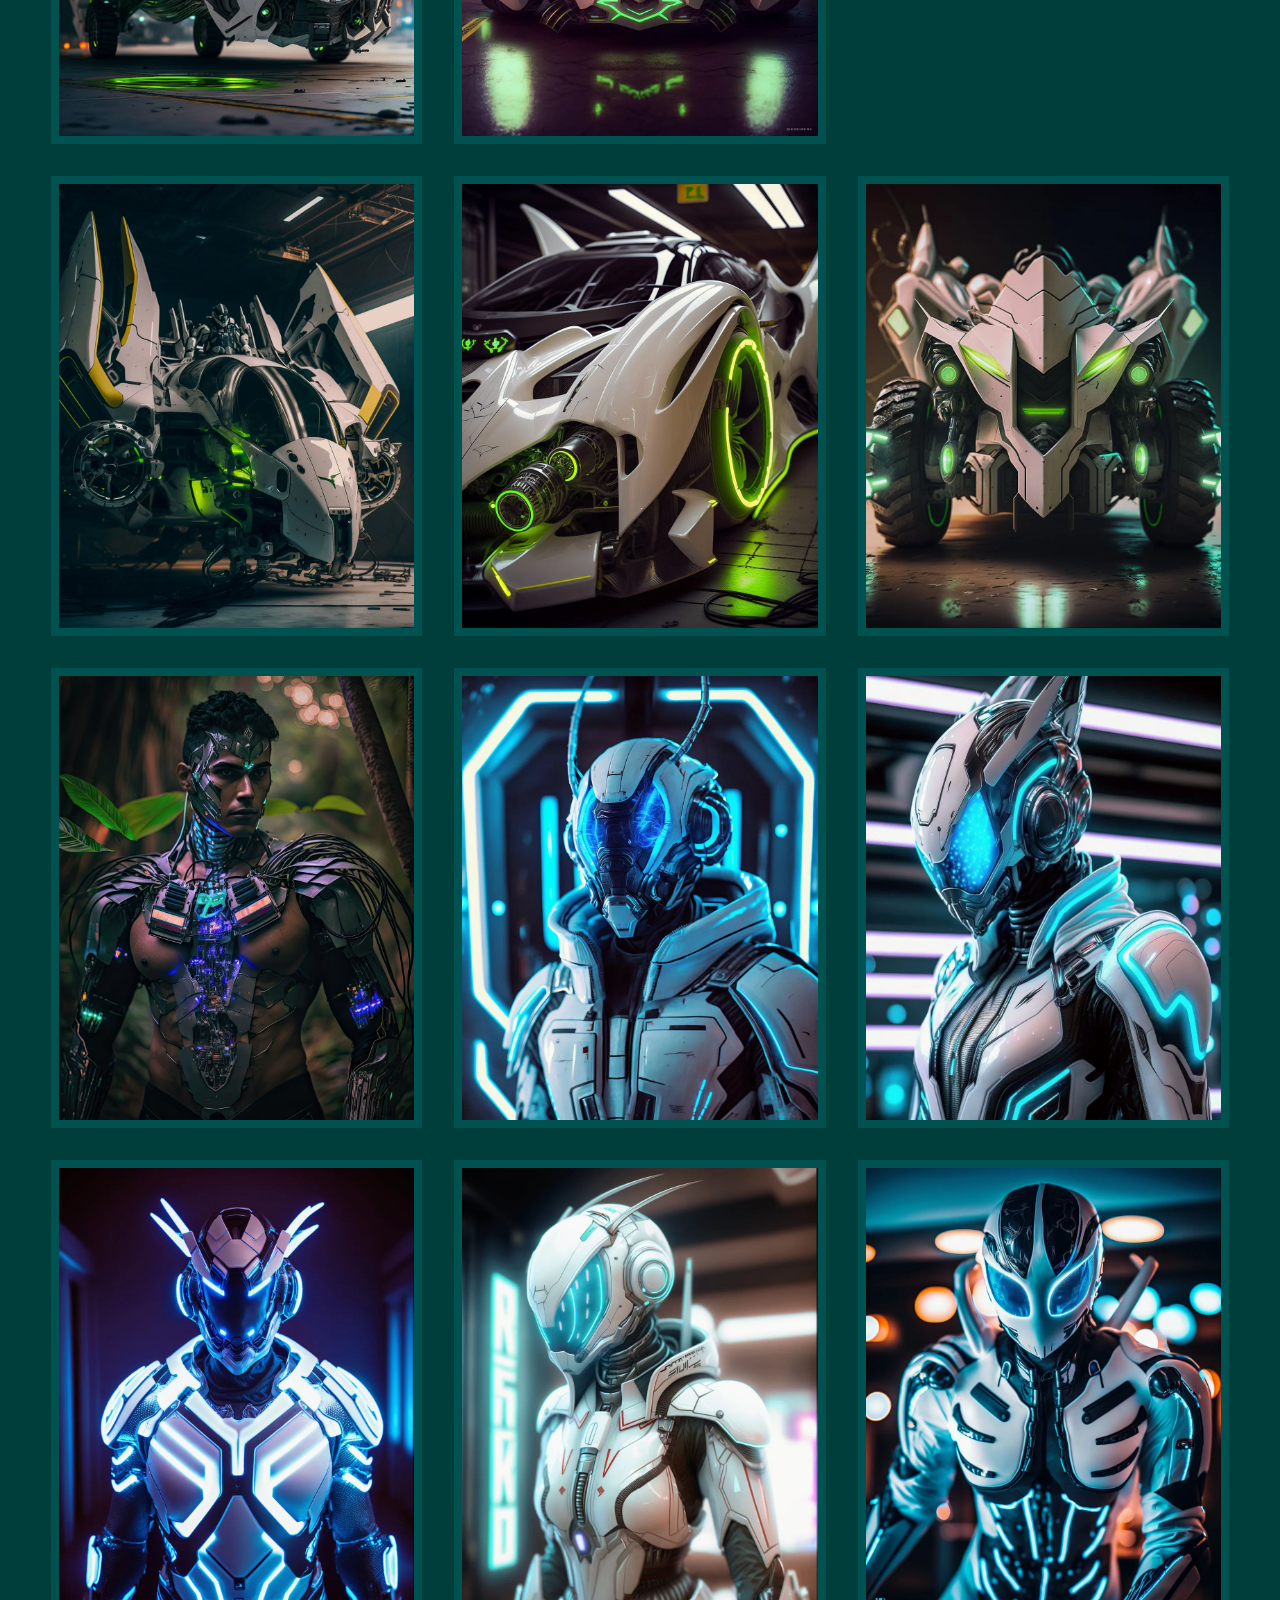
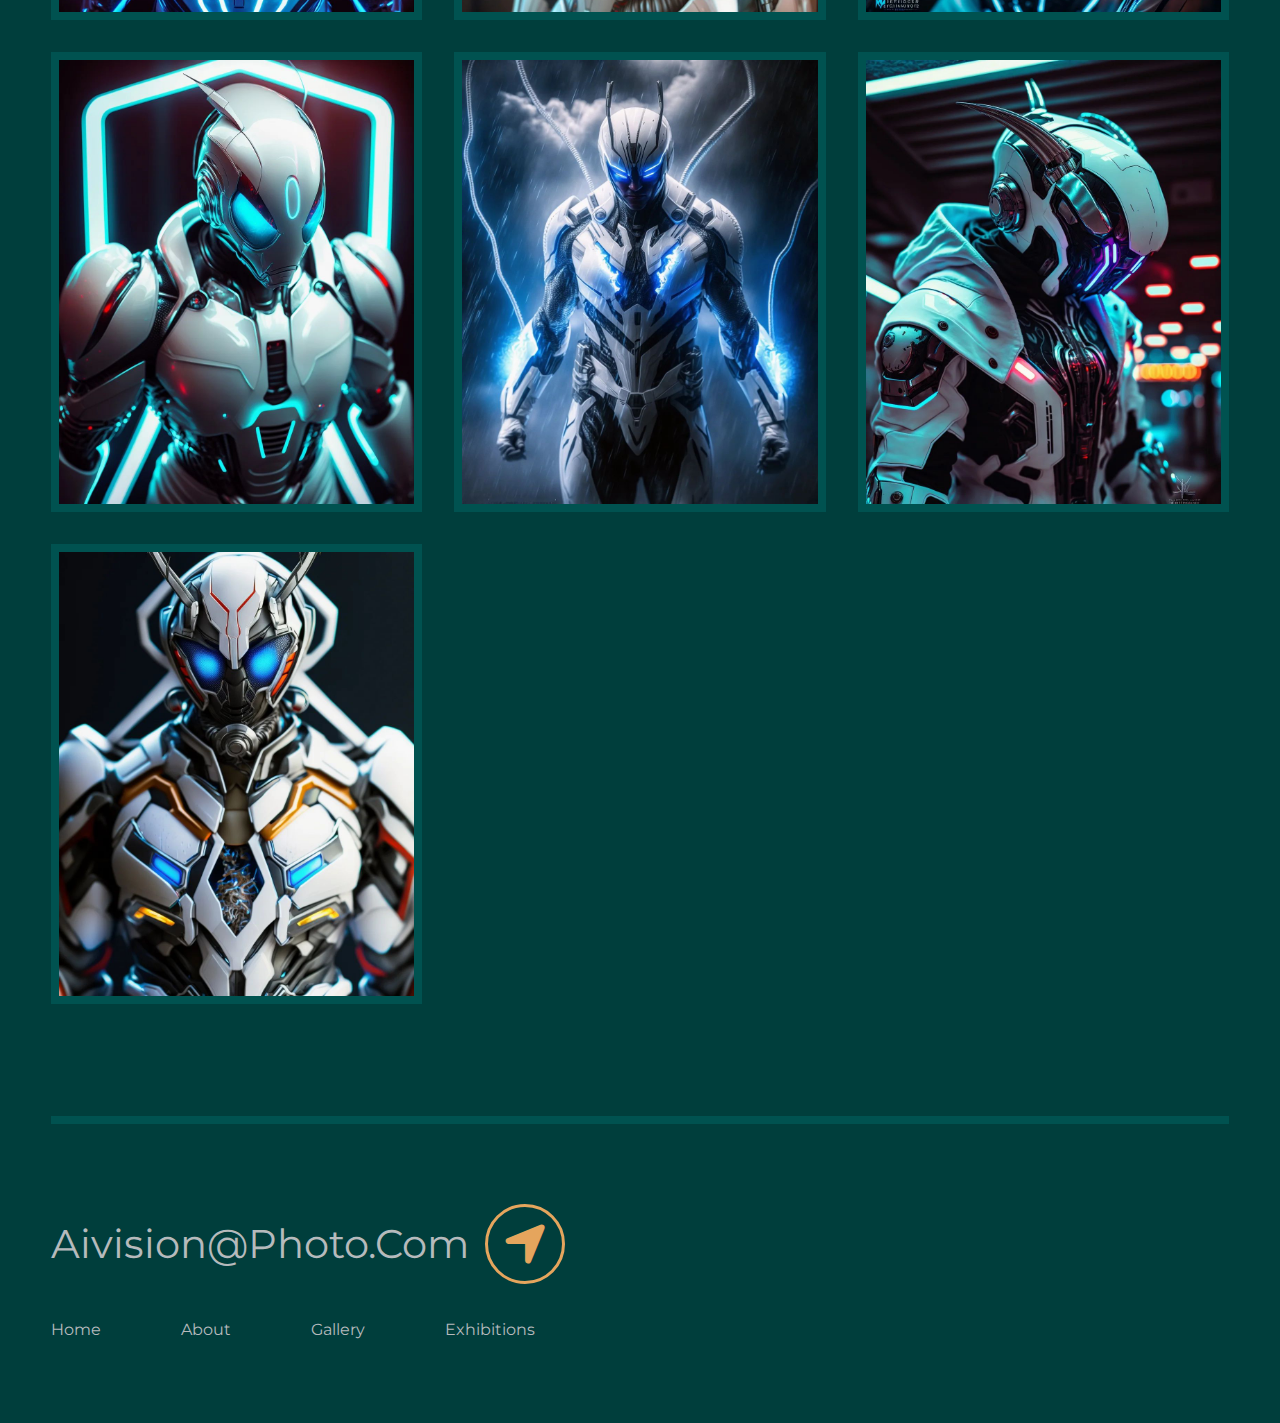
<file: gallery.html>
<!DOCTYPE html>
<html lang="en">
<head>
    <meta charset="UTF-8">
    <meta http-equiv="X-UA-Compatible" content="IE=edge">
    <meta name="viewport" content="width=device-width, initial-scale=1.0">
    <title>Gallery - AI Vision</title>
    <link rel="icon" href="./Images/photo.png">
    <link rel="stylesheet" href="https://cdn.jsdelivr.net/npm/swiper@9/swiper-bundle.min.css" />
    <link href="https://fonts.googleapis.com/css2?family=Montserrat:wght@300;400;500;600;700&display=swap" rel="stylesheet">
    <link rel="stylesheet" href="https://cdnjs.cloudflare.com/ajax/libs/font-awesome/6.3.0/css/all.min.css">
    <link rel="stylesheet" href="./style.css">
    <style>
        .swiper-slide img{
           filter: saturate(1) brightness(100%);
           transition: var(--transition);  
        }
    </style>
</head>
<body>
    <!-- ================================== NAV ================================== -->
    <nav>
        <div class="container nav-container">
            <a href="./index.html" class="logo"><img src="./Images/Logo2.png" alt="AIVision_Logo"></a>
            <ul class="nav-links">
                <li><a href="./index.html">home</a></li>
                <li><a href="./about.html">about</a></li>
                <li><a href="./gallery.html">gallery</a></li>
                <li><a href="./exhibition.html">exhibitions</a></li>
            </ul>
            <ul class="nav-socials">
                <li><a href=""><i class="fa-brands fa-facebook"></i></a></li>
                <li><a href=""><i class="fa-brands fa-discord"></i></a></li>
                <li><a href=""><i class="fa-brands fa-youtube"></i></a></li>
            </ul>
            <button class="nav-toggle-btn" id="nav-toggle-open"><i class="fa-solid fa-bars"></i></button>
            <button class="nav-toggle-btn" id="nav-toggle-close"><i class="fa-solid fa-xmark"></i></button>
        </div>
    </nav>
    
    <!-- ================================== GALLERY ================================== -->
    <section id="gallery" style="margin-top: 8rem;">
        <div class="container gallery-container">
            <div class="gallery-head">
                <h2 class="gallery-title">My gallery</h2>
                <div class="empty gallery-empty"></div>
            </div>
            <div class="gallery-box mrtp">
                <article class="swiper-slide">
                    <img src="./Images/ai-pic/1.jpg" alt="">
                </article>
                <article class="swiper-slide">
                    <img src="./Images/ai-pic/2.jpg" alt="">
                </article>
                <article class="swiper-slide">
                    <img src="./Images/ai-pic/3.jpg" alt="">
                </article>
                <article class="swiper-slide">
                    <img src="./Images/ai-pic/4.jpg" alt="">
                </article>
                <article class="swiper-slide">
                    <img src="./Images/ai-pic/5.jpg" alt="">
                </article>
                <article class="swiper-slide">
                    <img src="./Images/ai-pic/6.jpg" alt="">
                </article>
                <article class="swiper-slide">
                    <img src="./Images/ai-pic/7.jpg" alt="">
                </article>
                <article class="swiper-slide">
                    <img src="./Images/ai-pic/8.jpg" alt="">
                </article>
                <article class="swiper-slide">
                    <img src="./Images/ai-pic/9.jpg" alt="">
                </article>
                <article class="swiper-slide">
                    <img src="./Images/ai-pic/10.jpg" alt="">
                </article>

                <article class="swiper-slide">
                    <img src="./Images/ai-pic/11.jpg" alt="">
                </article>
                <article class="swiper-slide">
                    <img src="./Images/ai-pic/12.jpg" alt="">
                </article>
                <article class="swiper-slide">
                    <img src="./Images/ai-pic/13.jpg" alt="">
                </article>
                <article class="swiper-slide">
                    <img src="./Images/ai-pic/14.jpg" alt="">
                </article>
                <article class="swiper-slide">
                    <img src="./Images/ai-pic/15.jpg" alt="">
                </article>
                <article class="swiper-slide">
                    <img src="./Images/ai-pic/16.jpg" alt="">
                </article>
                <article class="swiper-slide">
                    <img src="./Images/ai-pic/17.jpg" alt="">
                </article>
                <article class="swiper-slide">
                    <img src="./Images/ai-pic/18.jpg" alt="">
                </article>
                <article class="swiper-slide">
                    <img src="./Images/ai-pic/19.jpg" alt="">
                </article>
                <article class="swiper-slide">
                    <img src="./Images/ai-pic/20.jpg" alt="">
                </article>
            
                <article class="swiper-slide">
                    <img src="./Images/ai-pic/21.jpg" alt="">
                </article>
                <article class="swiper-slide">
                    <img src="./Images/ai-pic/22.jpg" alt="">
                </article>
                <article class="swiper-slide">
                    <img src="./Images/ai-pic/23.jpg" alt="">
                </article>
                <article class="swiper-slide">
                    <img src="./Images/ai-pic/24.jpg" alt="">
                </article>
                <article class="swiper-slide">
                    <img src="./Images/ai-pic/25.jpg" alt="">
                </article>
                <article class="swiper-slide">
                    <img src="./Images/ai-pic/26.jpg" alt="">
                </article>
                <article class="swiper-slide">
                    <img src="./Images/ai-pic/27.jpg" alt="">
                </article>
                <article class="swiper-slide">
                    <img src="./Images/ai-pic/28.jpg" alt="">
                </article>
                <article class="swiper-slide">
                    <img src="./Images/ai-pic/29.jpg" alt="">
                </article>
                <article class="swiper-slide">
                    <img src="./Images/ai-pic/30.jpg" alt="">
                </article>
                <article class="swiper-slide">
                    <img src="./Images/ai-pic/31.jpg" alt="">
                </article>
           
                <article class="swiper-slide">
                    <img src="./Images/ai-pic/32.jpg" alt="">
                </article>
                <article class="swiper-slide">
                    <img src="./Images/ai-pic/33.jpg" alt="">
                </article>
                <article class="swiper-slide">
                    <img src="./Images/ai-pic/34.jpg" alt="">
                </article>
                <article class="swiper-slide">
                    <img src="./Images/ai-pic/35.jpg" alt="">
                </article>
                <article class="swiper-slide">
                    <img src="./Images/ai-pic/36.jpg" alt="">
                </article>
                <article class="swiper-slide">
                    <img src="./Images/ai-pic/37.jpg" alt="">
                </article>
                <article class="swiper-slide">
                    <img src="./Images/ai-pic/38.jpg" alt="">
                </article>
                <article class="swiper-slide">
                    <img src="./Images/ai-pic/39.jpg" alt="">
                </article>
                <article class="swiper-slide">
                    <img src="./Images/ai-pic/40.jpg" alt="">
                </article>
                <article class="swiper-slide">
                    <img src="./Images/ai-pic/41.jpg" alt="">
                </article>
                <article class="swiper-slide"><img src="./Images/ai-pic/e1.jpg" alt=""></article>
                <article class="swiper-slide"><img src="./Images/ai-pic/e2.jpg" alt=""></article>
                <article class="swiper-slide"><img src="./Images/ai-pic/e3.jpg" alt=""></article>
                <article class="swiper-slide"><img src="./Images/ai-pic/e4.jpg" alt=""></article>
                <article class="swiper-slide"><img src="./Images/ai-pic/e5.jpg" alt=""></article>
                <article class="swiper-slide"><img src="./Images/ai-pic/e6.jpg" alt=""></article>
                <article class="swiper-slide"><img src="./Images/ai-pic/e7.jpg" alt=""></article>
                <article class="swiper-slide"><img src="./Images/ai-pic/e8.jpg" alt=""></article>
                <article class="swiper-slide"><img src="./Images/ai-pic/e9.jpg" alt=""></article>
                <article class="swiper-slide"><img src="./Images/ai-pic/e10.jpg" alt=""></article>
                <article class="swiper-slide"><img src="./Images/ai-pic/41.jpg" alt=""></article>
                <article class="swiper-slide"><img src="./Images/ai-pic/42.jpg" alt=""></article>
                <article class="swiper-slide"><img src="./Images/ai-pic/43.jpg" alt=""></article>
                <article class="swiper-slide"><img src="./Images/ai-pic/44.jpg" alt=""></article>
                <article class="swiper-slide"><img src="./Images/ai-pic/45.jpg" alt=""></article>
                <article class="swiper-slide"><img src="./Images/ai-pic/46.jpg" alt=""></article>
                <article class="swiper-slide"><img src="./Images/ai-pic/47.jpg" alt=""></article>
                <article class="swiper-slide"><img src="./Images/ai-pic/48.jpg" alt=""></article>
                <article class="swiper-slide"><img src="./Images/ai-pic/49.jpg" alt=""></article>
                <article class="swiper-slide"><img src="./Images/ai-pic/50.jpg" alt=""></article>
        </div>
    </section>
    
    <!-- ================================== FOOTER ================================== -->
    <footer>
        <div class="container footer-container">
            <div class="footer-head">
                <h2 class="footer-title">aivision@Photo.com</h2>
                <a href="mailto:" class="footer-btn"><i class="fa-solid fa-location-arrow"></i></a>
            </div>
            <ul class="footer-links">
                <li><a href="./index.html">home</a></li>
                <li><a href="./about.html">about</a></li>
                <li><a href="./gallery.html">gallery</a></li>
                <li><a href="./exhibition.html">exhibitions</a></li>
            </ul>
        </div>
    </footer>
    <script src="https://cdn.jsdelivr.net/npm/swiper@9/swiper-bundle.min.js"></script>
    <script src="./script.js"></script>
</body>
</html>
</file>
<file: style.css>
:root {
    /* =============== Green Theme =============== */
    --color-primary: #ff7b02;
    --color-primary-variant: #e5a55d;
    --color-bg1: #001514;
    --color-bg2: #002928;
    --color-bg3: #003e3c;
    --color-bg4: #005250;
    --color-light: #b6babc;
    --white:#eee;
    --color-white: hsl(0, 1%, 80%);

    --container-width-lg: 88%;
    --container-width-md: 92%;

    --transition: all 400ms ease;

}

* {
    margin: 0;
    padding: 0;
    border: 0;
    outline: 0;
    list-style: none;
    text-decoration: none;
    box-sizing: border-box;
    /* overflow: hidden; */
}

html {
    scroll-behavior: smooth;
}
/* Custom Scroll Bar  */
html::-webkit-scrollbar{
    width: 0.5rem;
  }
  html::-webkit-scrollbar-track{
    background: var(--color-bg1);
  }
  html::-webkit-scrollbar-thumb{
    background: var(--color-primary);
    border-radius: 1rem;
  }

body {
    font-family: 'Montserrat', sans-serif;
    background: var(--color-bg3) ;
    color: var(--color-light);
    line-height: 1.7;
}

h1,
h2 {
    line-height: 1.1;
    font-weight: 400;
    text-transform: capitalize;
}

h1 {
    font-size: 4rem;
    color: var(--color-white);
}

h2 {
    font-size: 3.5rem;
}

a {
    color: var(--color-light);
    transition: var(--transition);
}

a:hover {
    color: var(--color-primary);
}

.container {
    width: var(--container-width-lg);
    margin: 0 auto;
    max-width: 2160px;
}

img {
    display: block;
    object-fit: cover;
    width: 100%;
}
.window-scrolled{
    background: var(--color-bg2);
    border-bottom: 0.2rem solid var(--color-bg3);
    box-shadow: 0 1rem 1rem rgba(0, 0,0,0.5);
}
/* ============================ Nav ============================ */
nav {
    height: 5rem;
    width: 100%;
    display: grid;
    place-items: center;
    position: fixed;
    top: 0;
    left: 0;
    z-index: 99;
}

.nav-container {
    height: 100%;
    display: flex;
    justify-content: space-between;
    align-items: center;
}
.nav-toggle-btn{
    display: none;
}
.logo{
    width: 8rem;
}
.nav-links{
    display: flex;
    gap: 4rem;
    text-transform: uppercase;
}
.nav-socials{
    display: flex;
    gap: 1rem;
}
.nav-socials a{
    font-size: 1.5rem;
    width: 2.3rem;
    height: 2.3rem;
    background: linear-gradient(var(--color-primary-variant),var(--color-primary));
    display: grid;
    border-radius: 0.5rem;
    color: var(--color-bg4);
    place-items: center;
    transition: var(--transition);
}
.nav-socials a:hover{
    /* box-shadow: 0 1rem 1rem rgba(0, 0,0,0.4); */
    background: var(--color-bg1);
    color:var(--color-primary);
}
/* ============================ HEADER ============================ */
header{
    max-width: 100vw;
    height: 100vh;
    position: relative;
    top: 0;
    background: linear-gradient(var(--color-bg3), var(--color-bg1));
    /* padding-top: 10rem; */
    overflow: hidden;
}
.header-container{
    display: grid;
    grid-template-columns: 43% 53%;
    gap: 4%;
    margin-top: 10rem;
    position: relative;
}
.header-img-bg{
    background: var(--color-bg4);
    height: 22rem;
    width: 16rem;
    position: absolute;
}
.header-img-big{
    width: 29rem;
    position: relative;
    top: 1rem;
    left: 1rem;
    filter: saturate(0) brightness(0.3);
    transition: var(--transition);
}
.header-img-sm{
    width: 26rem;
    height: 26rem;
    overflow: hidden;
    position: absolute;
    left: 8rem;
    top: 6rem;
    border-radius: 0.5rem;
    transition: var(--transition);
}
.left-header:hover .header-img-sm{
    opacity: 0;
}
.left-header:hover .header-img-big{
    filter: saturate(1) brightness(1);
    border: 1rem solid var(--color-bg4);
    top: 0;
    left: 0;
}
.header-head{
    display: flex;
    gap: 2rem;
    align-items: flex-start;
}
.empty{
    height: 3.5rem;
    width: 18rem;
    background: var(--color-bg2);
    border-radius: calc(3.5rem / 2);
    margin-bottom: 3.5rem;
    box-shadow: inset 0 1rem 1rem rgba(0, 0,0,0.4);
    border: 1px solid var(--color-bg4);
}
.tag{
    color: var(--color-primary-variant);
    text-transform: capitalize;
}
.right-header p{
    margin-top: 2rem;
    width: 85%;
}
.header-btn-md{
    display: none;
}
.header-frame{
    position: absolute;
    top: 88vh;
    right: 51vw;
    transition: var(--transition);
}
.header-in{
    width: 14rem;
    border: 0.4rem solid var(--color-bg3);
    box-shadow: 0 0 4rem rgba(0, 0,0,0.5);
    position: absolute;
    transform: rotate(-10deg);
    transform-origin: bottom left;
    transition: var(--transition);
}
.header-in:nth-child(2){
    transform: rotate(20deg);
    top: -2rem;
    left: 2rem;
}
.header-frame:hover .header-in{
    transform: rotate(0);
}
.header-frame:hover .header-in:nth-child(2){
    top: 0;
    left: 15rem;
}
.contact-btn{
    width: 10rem;
    height: 10rem;
    color: var(--color-bg1);
    display: grid;
    place-items: center;
    border-radius: 50%;
    cursor: pointer;
    transition: var(--transition);
    text-transform: uppercase;
}
.header-btn{
    background: linear-gradient(var(--color-primary-variant), var(--color-primary), var(--color-primary-variant));
    position: absolute;
    right: 6%;
    bottom: -4rem;
}
.header-btn:hover{
    box-shadow: 0 2rem 2rem rgba(0, 0,0,0.3);
    color: var(--color-bg1);
    transform: translateY(-1rem);
}
.contact-btn i{
    font-size: 3.5rem;
    position: absolute;
}
.contact-btn p{
    font-size: 1rem;
    font-weight: 600;
    width: 10rem;
    height: 10rem;
    display: flex;
    justify-content: center;
    animation: spintext 25s linear infinite;
}
.contact-btn p span{
    position: absolute;
    transform-origin: 0.3rem 5rem;
}
@keyframes spintext{
    to{
        transform: rotate(360deg);
    }
}
/* ============================ ABOUT ============================ */
#about{
    margin-top: 18rem;
}
.about-container{
    display: grid;
    grid-template-columns: 10rem 26rem auto;
    gap: 3rem;
    position: relative;
}
.about-title{
    position: absolute;
    top: -7rem;
    z-index: 1;
}
.about-btn{
    color: var(--color-primary-variant);
    align-self: end;
}
.about-btn:hover{
    transform: translateY(-1rem);
    color: var(--color-primary);
}
.about-img{
    position: relative;
}
.about-img-bg{
    background: var(--color-bg4);
    height: 22rem;
    width: 16rem;
    position: absolute;
    bottom: 0;
}
.about-img-big{
    /* width: 29rem; */
    position: relative;
    bottom: 1rem;
    left: 1rem;
    filter: saturate(0) brightness(0.3);
    transition: var(--transition);
}
.about-img-sm{
    width: 22rem;
    height: 22rem;
    overflow: hidden;
    position: absolute;
    top: 4rem;
    left: 8rem;
    box-shadow: 2rem 2rem 2rem rgba(0, 0,0,0.2);
    border-radius: 0.5rem;
    transition: var(--transition);
}
.about-img:hover .about-img-sm{
    opacity: 0;
}
.about-img:hover .about-img-big{
    filter: saturate(1) brightness(1);
    border: 1rem solid var(--color-bg4);
    box-shadow: 0 3rem 3rem rgba(0, 0,0,0.2);
    bottom: 0;
    left: 0;
}
.about-right{
    margin-left: 5rem;
}
.about-right p{
    margin: 0 4rem 1.5rem 0;
}

 .about-frame{
    display: inline-block;
    position: relative;
    bottom: 2rem;
    right: -66%;
    transition: var(--transition);
    z-index: 1;
}
.about-in{
    width: 14rem;
    border: 0.4rem solid var(--color-bg3);
    box-shadow: 0 0 4rem rgba(0, 0,0,0.3);
    position: absolute;
    transform: rotate(0deg);
    transform-origin: bottom left;
    transition: var(--transition);
}
.about-in:nth-child(1){
    top: 3rem;
}
.about-frame:hover .about-in:nth-child(1){
    top: -2rem;
}
.about-in:nth-child(2){
    transform: rotate(20deg);
    top: -2rem;
    left: 2rem;
}
.about-in:nth-child(3){
    transform: rotate(-20deg);
    top: 3rem;
    left: -3rem;
}
.about-frame:hover .about-in{
    transform: rotate(0);
    box-shadow: 0 0 4rem rgba(0, 0,0,0.5);
}
.about-frame:hover .about-in:nth-child(2){
    top: 0;
    left: 15rem;
}
.about-frame:hover .about-in:nth-child(3){
    top: 0;
    left: -15rem;
}
/* ================================== GALLERY ================================== */
#gallery{
    margin-top: 20rem;
}
.gallery-head{
    display: flex;
    justify-content: space-between;
}
.gallery-container p{
    width: 45rem;
}
.swiper-wrapper{
    height: 37rem;
    margin-top: 2rem;
}
.mrtp{
    margin-top: 4rem;
}
.swiper-slide{
    border: 0.5rem solid var(--color-bg4);
    height: fit-content;
    max-height: 40rem;
    transition: var(--transition);
}
.swiper-slide:hover{
    box-shadow: 0 2rem 2rem rgba(0, 0,0,0.4);
}
.swiper-slide img{
    filter: saturate(0) brightness(90%);
    transition: var(--transition);
}
.swiper-slide:hover img{
    filter: saturate(1) brightness(100%);
}
.view-more{
    /* width: 100%; */
    display: flex;
    align-items: center;
    justify-content: center;
}
.gallery-box{
    display: grid;
    grid-template-columns: repeat(3, 1fr);
    gap: 2rem;
}
/* ============================ EXHIBITION ============================ */
#exhibition{
    margin-top: 10rem;
}
.exhibition-container{
    position: relative;
}
.exhibition-empty{
    width: 26rem;
    position: absolute;
    top: 0;
    right: 14rem;
}
.exhibition-head{
    display: grid;
    grid-template-columns: auto 10rem;
    justify-content: space-between;
    align-items: center;
}
.exhibition-head > p{
    width: 45rem;
}
.exhibition-btn{
    color: var(--color-primary-variant);
}
.exhibition-btn:hover{
    transform: translateY(1rem);
}
.exhibition-gallery{
    display: grid;
    grid-template-columns: repeat(3, 1fr);
    margin-top: 5rem;
    gap: 3rem;
}
.exhibition-gallery article{
    border: 0.5rem solid var(--color-bg4);
    transition: var(--transition);
}
.exhibition-gallery article:nth-child(1){
    grid-row: 1/3;
}
.exhibition-gallery article:nth-child(7){
    grid-row: 5/3;
}
.exhibition-gallery article:nth-child(4){
    grid-column: 2/4;
    grid-row: 2/3;
}
.exhibition-gallery img{
    height: 100%;
    filter: saturate(0);
    transition: var(--transition);
}
.exhibition-gallery article:hover img{
    filter: saturate(1);
}
.exhibition-gallery article:hover{
    box-shadow: 0 3rem 3rem rgba(0, 0,0,0.5);
}
/* ============================ FOOTER ============================ */
footer{
    margin-top: 7rem;
}
.footer-container{
    border-top: 0.5rem solid var(--color-bg4);
    padding-top: 5rem;
}
.footer-head{
    display: flex;
    align-items: center;
}
.footer-btn{
    margin-left: 1rem;
    height: 5rem;
    width: 5rem;
    font-size: 3rem;
    border-radius: 50%;
    border: 0.2rem solid var(--color-primary-variant);
    display: flex;
    align-items: center;
    justify-content: center;
    color: var(--color-primary-variant);
    transition: var(--transition);
}
.footer-btn:hover{
    transform: translateY(-1rem);
    border-color: var(--color-primary);
}
.footer-links{
    margin: 2rem 0 5rem;
    display: flex;
    align-items: center;
    gap: 5rem;
    text-transform: capitalize;
}
/* ============================ 1424 DEVICES ============================ */
@media (max-width:1424px) { 
    .header-frame{
        display: none;
    }
}  
/* ============================ 1224 DEVICES ============================ */
@media (max-width:1284px) {   
    .container{
        width: var(--container-width-md);
        position: relative;
    }
    h1{
        font-size: 2.5rem;
        line-height: 1.3;
    }
    h2{
        font-size: 2.5rem;
    }
    .nav-socials{
        display: none;
    }
    .nav-links{
        position: absolute;
        right: 0;
        top: 100%;
        flex-direction: column;
        gap: 0;
        display: none;
    }
    .nav-links li{
        height: 5rem;
        box-shadow: -3rem 3rem 3rem rgba(0, 0,0,0.7);
    }
    .nav-links li a{
        background: var(--color-bg4);
        height: 100%;
        width: 100%;
        display: flex;
        align-items: center;
        padding: 1rem 5rem 1rem 3rem;
        border-top: 1px solid var(--color-bg2);
    }
    .nav-toggle-btn{
        display: inline-block;
        font-size: 2rem;
        background: transparent;
        cursor: pointer;
        color: var(--color-white);
    }
    #nav-toggle-close{
        display: none;
    }
    /* ============================ HEADER ============================ */
    header{
        height: fit-content;
        padding: 0rem 0 12rem;
        display: grid;
        place-items: center;
    }
    .header-img-bg,.header-img-sm{
        display: none;
    }
    .header-container{
        grid-template-columns: 40% 54%;
        gap: 6%;
    }
    .header-img-big{
        width: 100%;
        filter: saturate(1) brightness(1);
        border: 1rem solid var(--color-bg2);
        top: 0;
        left: 0;
    }
    .contact-btn{
        display: none;
    }
    .header-btn-md{
        background: linear-gradient(135deg, var(--color-primary-variant), var(--color-primary));
        color: var(--color-bg1);
        margin-top: 2rem;
        display: inline-block;
        padding: 0.6rem 1.6rem;
        font-weight: 600;
        border-radius: 0.3rem;
    }
    .header-btn-md:hover{
        color: var(--color-bg2);
    }
    .header-frame{
        top: 94vh;
    }
    /* ============================ ABOUT ============================ */
    #about {
        margin-top: 15rem;
    }
    .about-container{
        grid-template-columns: 40% 54%;
        gap: 6%;
    }
    .about-img-bg, .about-img-sm{
        display: none;
    }
    .about-img-big{
        width: 100%;
        filter: saturate(1) brightness(1);
        border: 1rem solid var(--color-bg2);
        top: 0;
        left: 0;
    }
    .about-right{
        margin: 0;
    }
    .about-in {
        width: 10rem
    }
    .about-in:nth-child(2) {
        top: 0rem;
    }  
    .about-frame:hover .about-in:nth-child(2){
        top: 0;
        left: 11rem;
    }
    .about-frame:hover .about-in:nth-child(3){
        top: 0;
        left: -11rem;
    }  
    /* ============================ GALLERY ============================ */
    #gallery {
        margin-top: 17rem;
    }
    .swiper-wrapper {
        height: 29rem;
    }
    /* ============================ EXHIBITION ============================ */
    .exhibition-head > p {
        width: 54rem;
        margin-top: 3rem;
    }
    .exhibition-gallery{
        gap: 2rem;
    }
}
/* ============================ 1060px DEVICES ============================ */
@media (max-width:1060px){
    .empty{
        display: none;
    }
    .about-frame {
        bottom: -2rem;
        right: -44%;
    }
    .swiper-wrapper {
        height: 25rem;
    }
    .exhibition-gallery{
        gap: 1rem;
    }
    #exhibition {
        margin-top: 0rem;
    }
    .header-frame{
        top: 122vh;
    }
}
/* ============================ 910px DEVICES ============================ */
@media (max-width:920px){
    .right-header p {
        width: 100%;
    }
    .header-in {
        width: 11rem;
    }  
    .header-frame:hover .header-in:nth-child(2){
        top: 0;
        left: 12rem;
    }
    .about-right p {
        margin: 0 0rem 1.5rem 0;
    }  
    .swiper-wrapper {
        height: 34rem;
    }
    .exhibition-head > p {
        width: 40rem;
    }
    .exhibition-gallery article {
        border: none;
    }
    .header-frame{
        display: none;
    }
}
/* ============================ 770 DEVICES ============================ */
@media (max-width:760px){
    h1, h2{
        font-size: 2rem;
        line-height: 1.3;
    }
    header{
        padding: 0;
        padding-bottom: 6rem;
    }
    .header-container{
        grid-template-columns: 1fr;
        gap: 1rem;
        text-align: center;
        margin-top: 0rem;
    }
    .header-head{
        justify-content: center;
        margin-bottom: 1rem;
    }
    .left-header:hover .header-img-big{
        border: none;
    }
    .about-left:hover .about-img-big{
        border: none;
    }
    .header-img-big{
        width: 80%;
        height: 20rem;
        margin: 0 auto;
        margin-top: 7rem;
        overflow: hidden;
        border: none;
    }
    .header-frame {
        top: 100vh;
        right: 74vw;
    }
    .header-frame .header-in:nth-child(2){
        top: 0;
        left: 12rem;
    }
    .header-in:nth-child(2){
        transform: rotate(0deg);
    }
    .header-frame .header-in{
        transform: rotate(0);
    }
    /* ============================ ABOUT ============================ */
    #about{
        margin-top: 10rem;
    }
    .about-container{
        grid-template-columns: 1fr;
        gap: 2rem;
    }
    .about-title {
        top: 0rem;
    }
    .about-img-big{
        width: 80%;
        height: 20rem;
        margin: 0 auto;
        margin-top: 7rem;
        overflow: hidden;
        border: none;
    }
    .about-frame {
        right: -37%;
    }
    #gallery {
        margin-top: 20rem;
    }
    .mrtp{
        margin-top: 3rem;
    }
    .swiper-wrapper {
        height: 28rem;
    }
}
/* ============================ 680 DEVICES ============================ */
@media (max-width:680px){
    .header-frame {
        top: 106vh;
        right: 78vw;
    }
    .exhibition-head > p {
        width: 30rem;
    }
    .gallery-box{
        grid-template-columns: repeat(2, 1fr);
    }
}
/* ============================ 510 DEVICES ============================ */
@media (max-width:510px){
    .about-frame{
        display: none;
    }
    #gallery {
        margin-top: 5rem;
    }
    .header-frame {
        top: 109vh;
        right: 86vw;
    }
    .footer-links {
        gap: 2rem;
    }
    .exhibition-head > p {
        width: 20rem;
    }
    .swiper-wrapper {
        height: 37rem;
    }
    .footer-btn{
        display: none;
    }
    .header-frame{
        display: none;
    }
    #about{
        margin-top: 5rem;
    }
    #exhibition{
        margin-top: 2rem;
    }
    .exhibition-gallery img{
        filter: saturate(1);
    }
}
/* ============================ 400 ============================ */
@media (max-width:400px){
    .gallery-container p {
        width: 18rem;
        margin-top: 1rem;
    }
    .swiper-wrapper {
        height: 30rem;
    }
    .exhibition-gallery{
        display: block;
    }
    .exhibition-gallery article{
        width: 100%;
        height: fit-content;
        margin-bottom: 1rem;
    }
}
/* ============================ 360 DEVICES ============================ */
@media (max-width:360px){
    .footer-title{
        font-size: 1.5rem;
    }
    .footer-links{
        flex-direction: column;
        /* display: flex; */
    }
    .gallery-box{
        grid-template-columns: repeat(1, 1fr);
    }
}
/* ============================ 340 DEVICES ============================ */
@media (max-width:340px){
    .exhibition-head > p{
        width: 16rem;
    }
    .swiper-wrapper {
        height: 25rem;
    }
}
/* ============================ SMALL DEVICES ============================ */
@media (max-width:280px){
    .exhibition-head > p{
        width: 12rem;
    }
    .footer-title{
        font-size: 1.3rem;
    }
}
</file>
